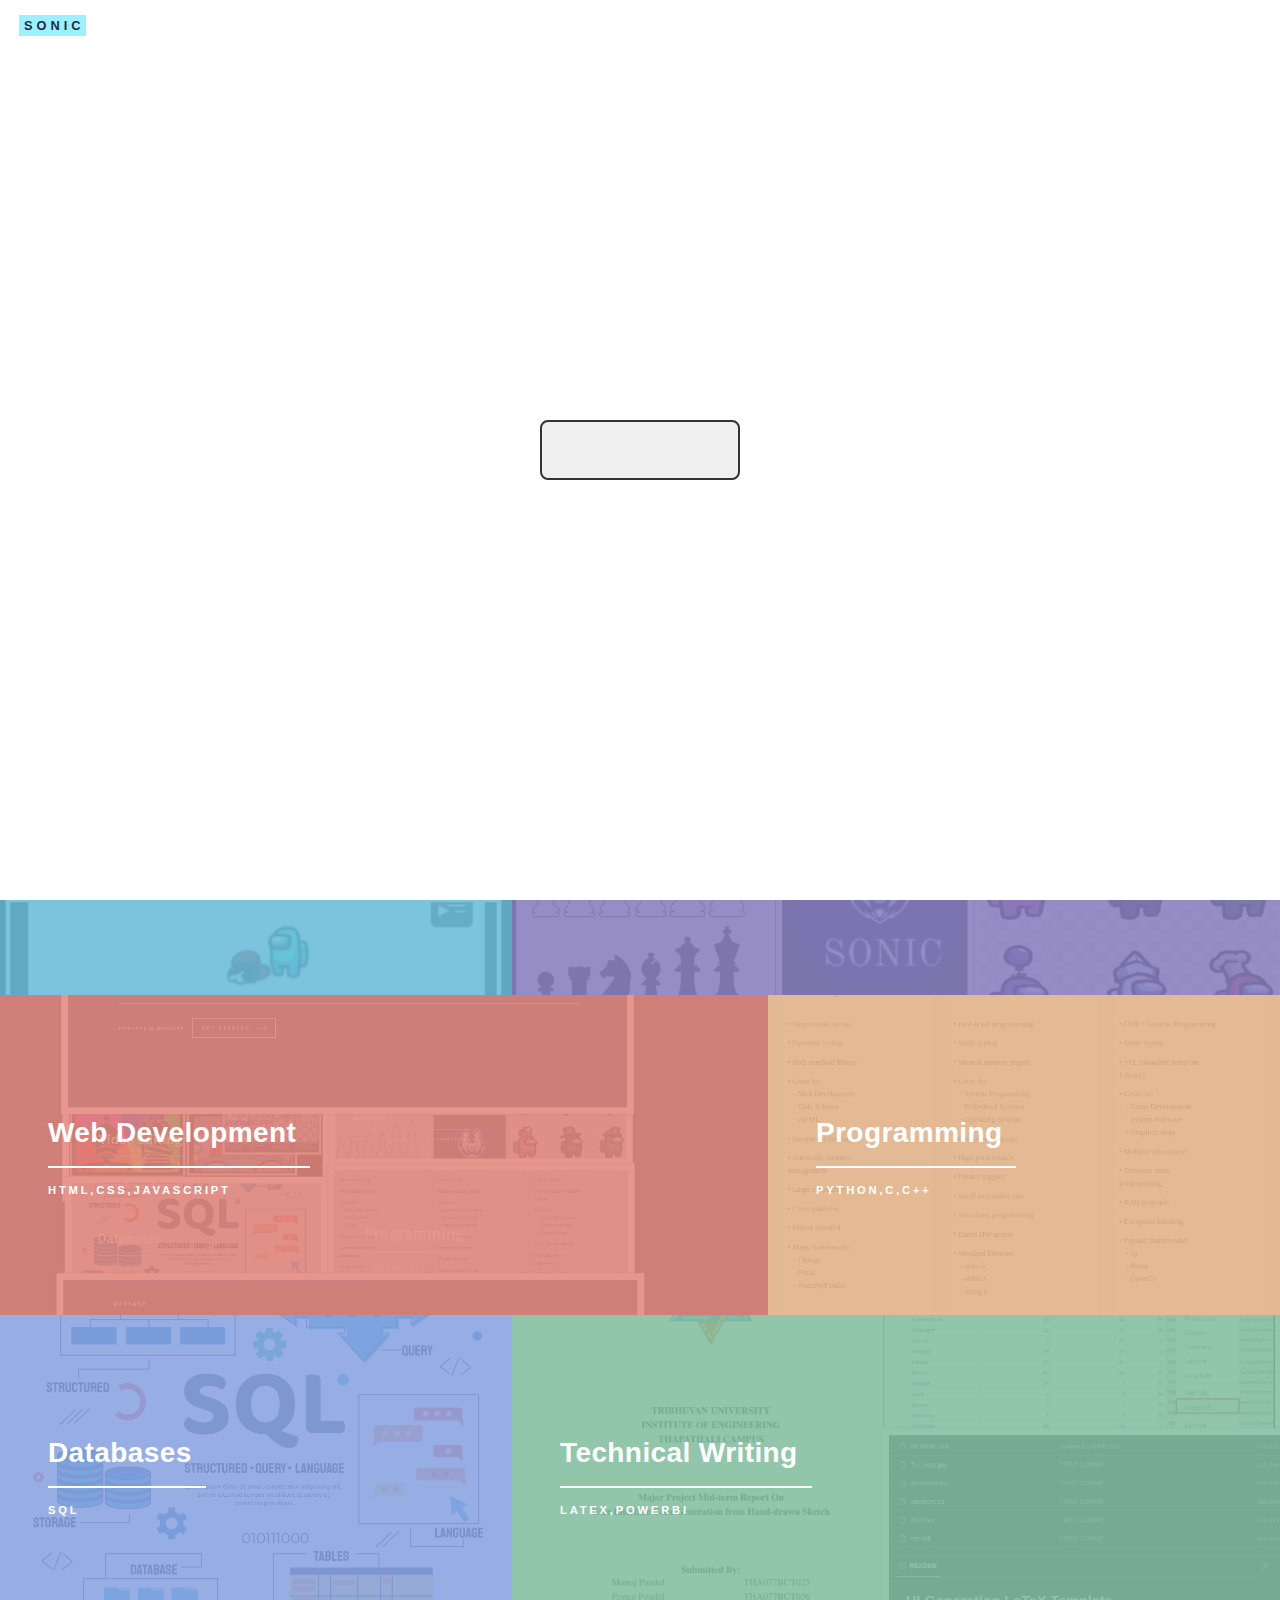
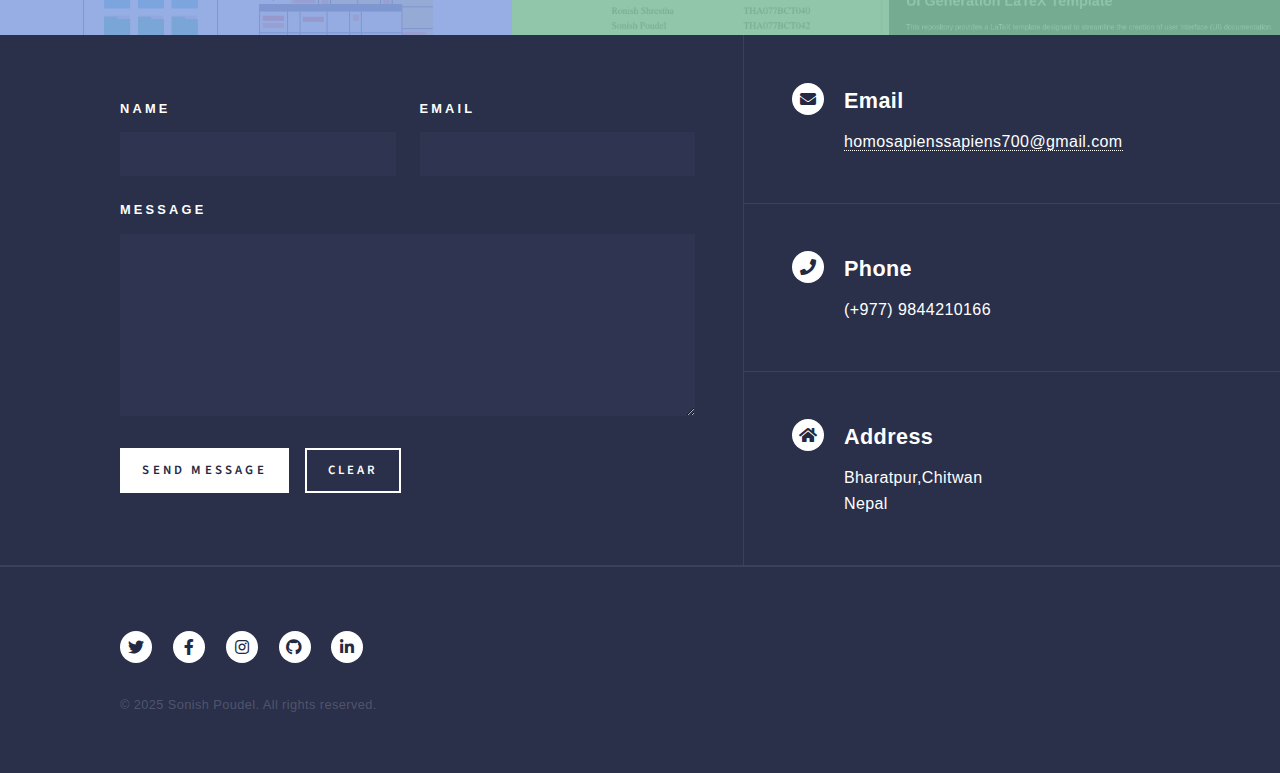
<file: index.html>
<!DOCTYPE HTML>

<html>
	<head>
		<title>Portfolio Website</title>
		<meta charset="utf-8" />
		<meta name="viewport" content="width=device-width, initial-scale=1, user-scalable=no" />
		<link rel="stylesheet" href="assets/css/main.css" />
		<noscript><link rel="stylesheet" href="assets/css/noscript.css" /></noscript>
  <!-- Back to Top -->
	</head>
	<body class="is-preload">
	
  <!-- Page with loader -->
  <div id="page-with-loader">
    <!-- Loading Screen -->
    <div class="loader-container">
      <div class="loader">
        <div class="progress-bar"></div>
        <div class="loader-text">Loading...</div>
      </div>
    </div>



		<!-- Wrapper -->
			<div id="wrapper">

				<!-- Header -->
					<header id="header" class="alt">
						<a href="index.html" class="logo"><strong>Sonic</strong> </a>
						<nav>
							<a href="#menu">Menu</a>
						</nav>
					</header>

				<!-- Menu -->
					<nav id="menu">
						<ul class="links">
							<li><a href="index.html">Home</a></li>
							<li><a href="project.html">Projects</a></li>
							<li><a href="generic.html">About Me</a></li>
						</ul>
					</nav>


    <!-- Back to Top Button -->
    <button id="backToTop">
        <svg width="24" height="24" viewBox="0 0 24 24" fill="white" xmlns="http://www.w3.org/2000/svg">
            <path d="M12 4L4 12H9V20H15V12H20L12 4Z"/>
        </svg>
    </button>

    <script>
        let backToTopBtn = document.getElementById("backToTop");

        // Show button when scrolling down
        window.onscroll = function () {
            if (document.documentElement.scrollTop > 50) {
                backToTopBtn.style.display = "block";
            } else {
                backToTopBtn.style.display = "none";
            }
        };

        // Smooth scroll to top on button click
        backToTopBtn.addEventListener("click", function () {
            window.scrollTo({
                top: 0,
                behavior: "smooth"
            });
        });
    </script>
    
    

				
				<!-- Banner -->
					<section id="banner" class="major">
						<div class="inner">
							<header class="major">
								<h1>Sonish Poudel</h1>
							</header>
							<div class="content">
								<p>Portfolio Website</p>
								<ul class="actions">
									<li><a href="#one" class="button next scrolly">Get Started</a></li>
								</ul>
							</div>
						</div>
					</section>

				<!-- Main -->
					<div id="main">

						<!-- One -->
							<section id="one" class="tiles">
								<article>
									<span class="image">
										<img src="images/pic01.jpg" alt="" />
									</span>
									<header class="major">
										<h3><a href="project.html" class="link">Video Editing</a></h3>
									</header>
								</article>
								
								<article>
									<span class="image">
										<img src="images/pi.png" alt="" />
									</span>
									<header class="major">
										<h3><a href="project.html" class="link">Design</a></h3>
										<p>Logo Design,Game Pieces,Characters</p>
									</header>
								</article>

								
								<article>
									<span class="image">
										<img src="images/web.png" alt="" />
									</span>
									<header class="major">
										<h3><a href="project.html" class="link">Web Development</a></h3>
										<p>HTML,CSS,JavaScript</p>
									</header>
								</article>

								<article>
									<span class="image">
										<img src="images/pro.png" alt="" />
									</span>
									<header class="major">
										<h3><a href="project.html" class="link">Programming</a></h3>
										<p>Python,C,C++</p>
									</header>
								</article>
								
								<article>
									<span class="image">
										<img src="images/sql.jpg" alt="" />
									</span>
									<header class="major">
										<h3><a href="project.html" class="link">Databases</a></h3>
										<p>Sql</p>
									</header>
								</article>
								<article>
									<span class="image">
										<img src="images/tech.jpg" alt="" />
									</span>
									<header class="major">
										<h3><a href="project.html" class="link">Technical Writing</a></h3>
										<p>Latex,PowerBI</p>
									</header>
								</article>
							</section>
				<!-- Contact -->
					<section id="contact">
						<div class="inner">
							<section>
								<form method="post" action="#">
									<div class="fields">
										<div class="field half">
											<label for="name">Name</label>
											<input type="text" name="name" id="name" />
										</div>
										<div class="field half">
											<label for="email">Email</label>
											<input type="text" name="email" id="email" />
										</div>
										<div class="field">
											<label for="message">Message</label>
											<textarea name="message" id="message" rows="6"></textarea>
										</div>
									</div>
									<ul class="actions">
										<li><input type="submit" value="Send Message" class="primary" /></li>
										<li><input type="reset" value="Clear" /></li>
									</ul>
								</form>
							</section>
							<section class="split">
								<section>
									<div class="contact-method">
										<span class="icon solid alt fa-envelope"></span>
										<h3>Email</h3>
										<a href="#">homosapienssapiens700@gmail.com</a>
									</div>
								</section>
								<section>
									<div class="contact-method">
										<span class="icon solid alt fa-phone"></span>
										<h3>Phone</h3>
										<span>(+977) 9844210166</span>
									</div>
								</section>
								<section>
									<div class="contact-method">
										<span class="icon solid alt fa-home"></span>
										<h3>Address</h3>
										<span>Bharatpur,Chitwan<br />
										Nepal</span>
									</div>
								</section>
							</section>
						</div>
					</section>

				<!-- Footer -->
					<footer id="footer">
						<div class="inner">
							<ul class="icons">
								<li><a href="#" class="icon brands alt fa-twitter"><span class="label">Twitter</span></a></li>
								<li><a href="https://www.facebook.com/profile.php?id=100005853168660" class="icon brands alt fa-facebook-f"><span class="label">Facebook</span></a></li>
								<li><a href="https://www.instagram.com/kamaladhikari276/" class="icon brands alt fa-instagram"><span class="label">Instagram</span></a></li>
								<li><a href="https://github.com/Sonish121" class="icon brands alt fa-github"><span class="label">GitHub</span></a></li>
								<li><a href="https://www.linkedin.com/in/sonish-poudel-856282249/" class="icon brands alt fa-linkedin-in"><span class="label">LinkedIn</span></a></li>
							</ul>
							<ul class="copyright">
								<li>&copy; 2025 Sonish Poudel. All rights reserved.</li>
							</ul>
						</div>
					</footer>

			</div>
			
			
					<!-- slideshow logic -->
<script>
  let slideIndex = 0;

  function showSlides() {
    let slides = document.getElementsByClassName("slide");
    
    // Hide all slides
    for (let i = 0; i < slides.length; i++) {
      slides[i].style.display = "none";
    }
    
    slideIndex++;
    if (slideIndex > slides.length) {
      slideIndex = 1;
    }
    
    slides[slideIndex - 1].style.display = "block";
    
    setTimeout(showSlides, 1000); // Change slide every 1 second (1000ms)
  }

  showSlides(); // Start the slideshow
</script>


		<!-- Scripts -->
			<script src="assets/js/jquery.min.js"></script>
			<script src="assets/js/jquery.scrolly.min.js"></script>
			<script src="assets/js/jquery.scrollex.min.js"></script>
			<script src="assets/js/browser.min.js"></script>
			<script src="assets/js/breakpoints.min.js"></script>
			<script src="assets/js/util.js"></script>
			<script src="assets/js/main.js"></script>

	</body>
</html>
</file>
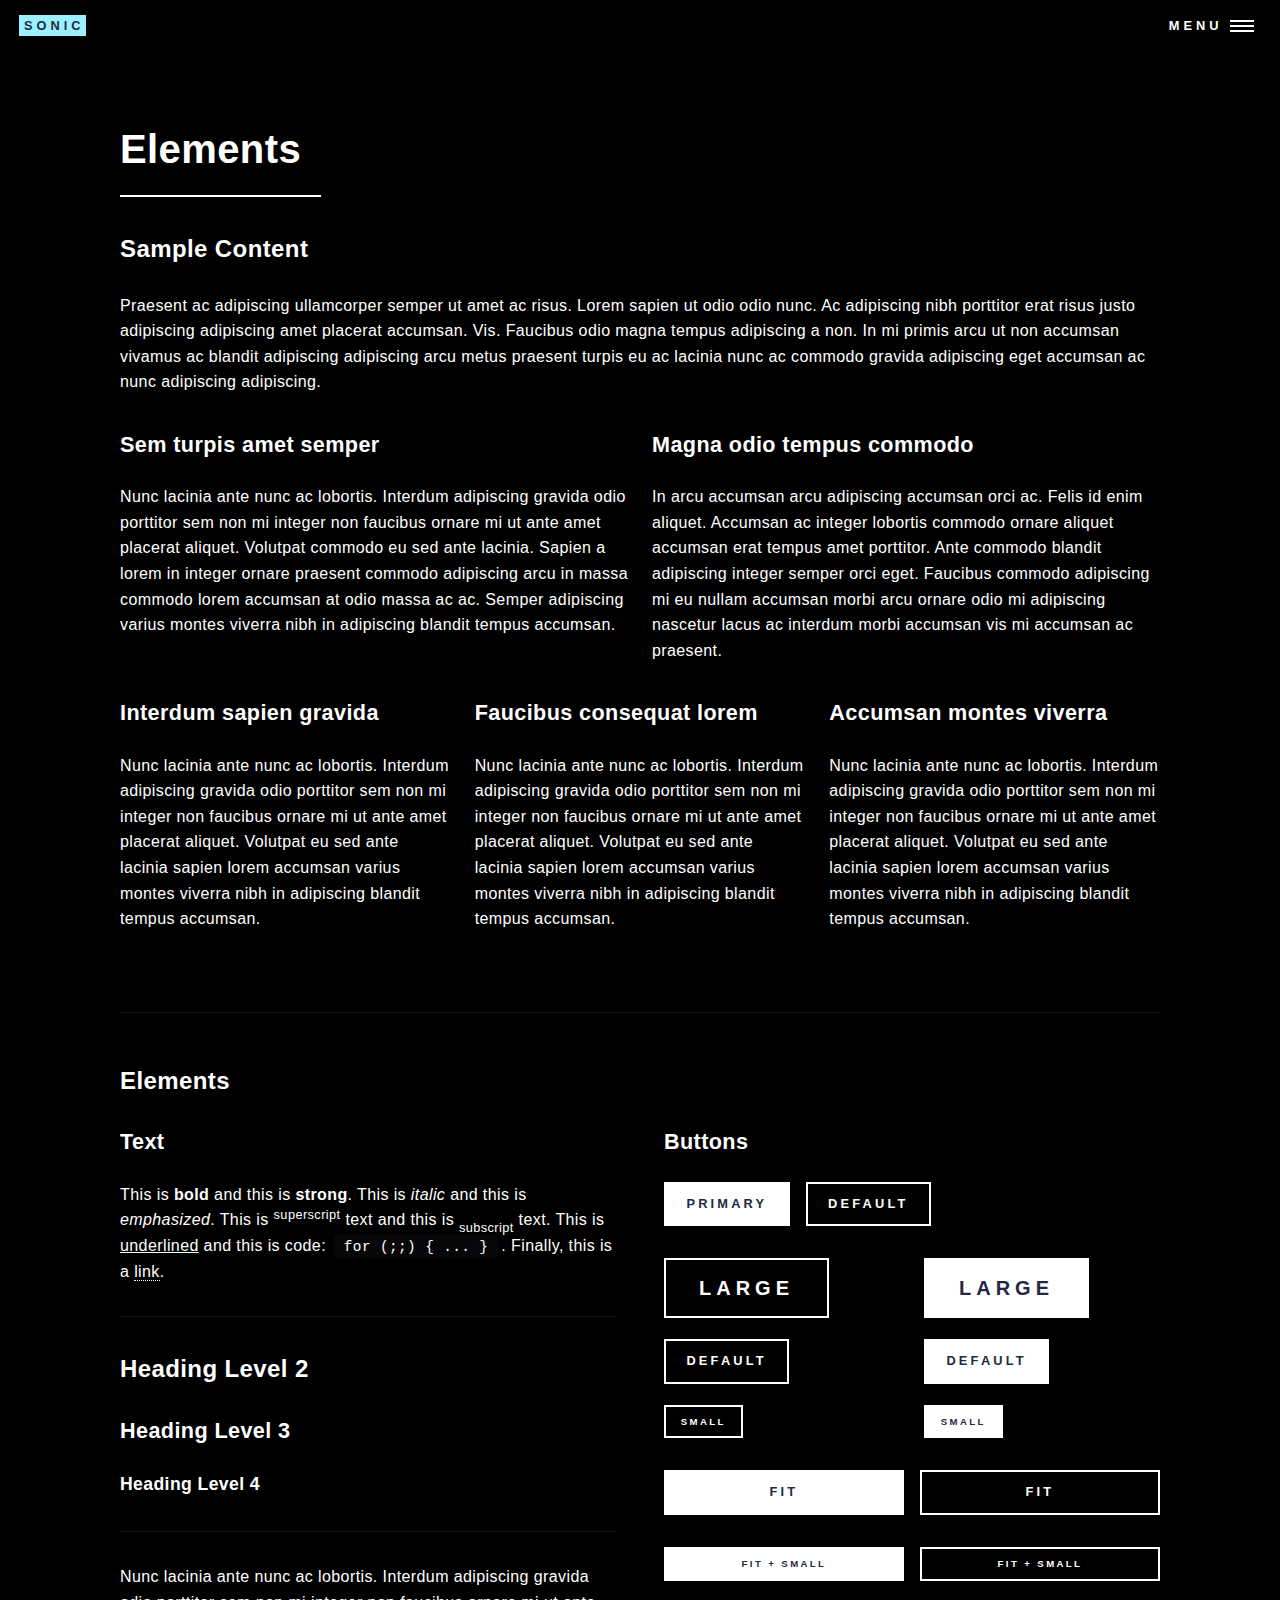
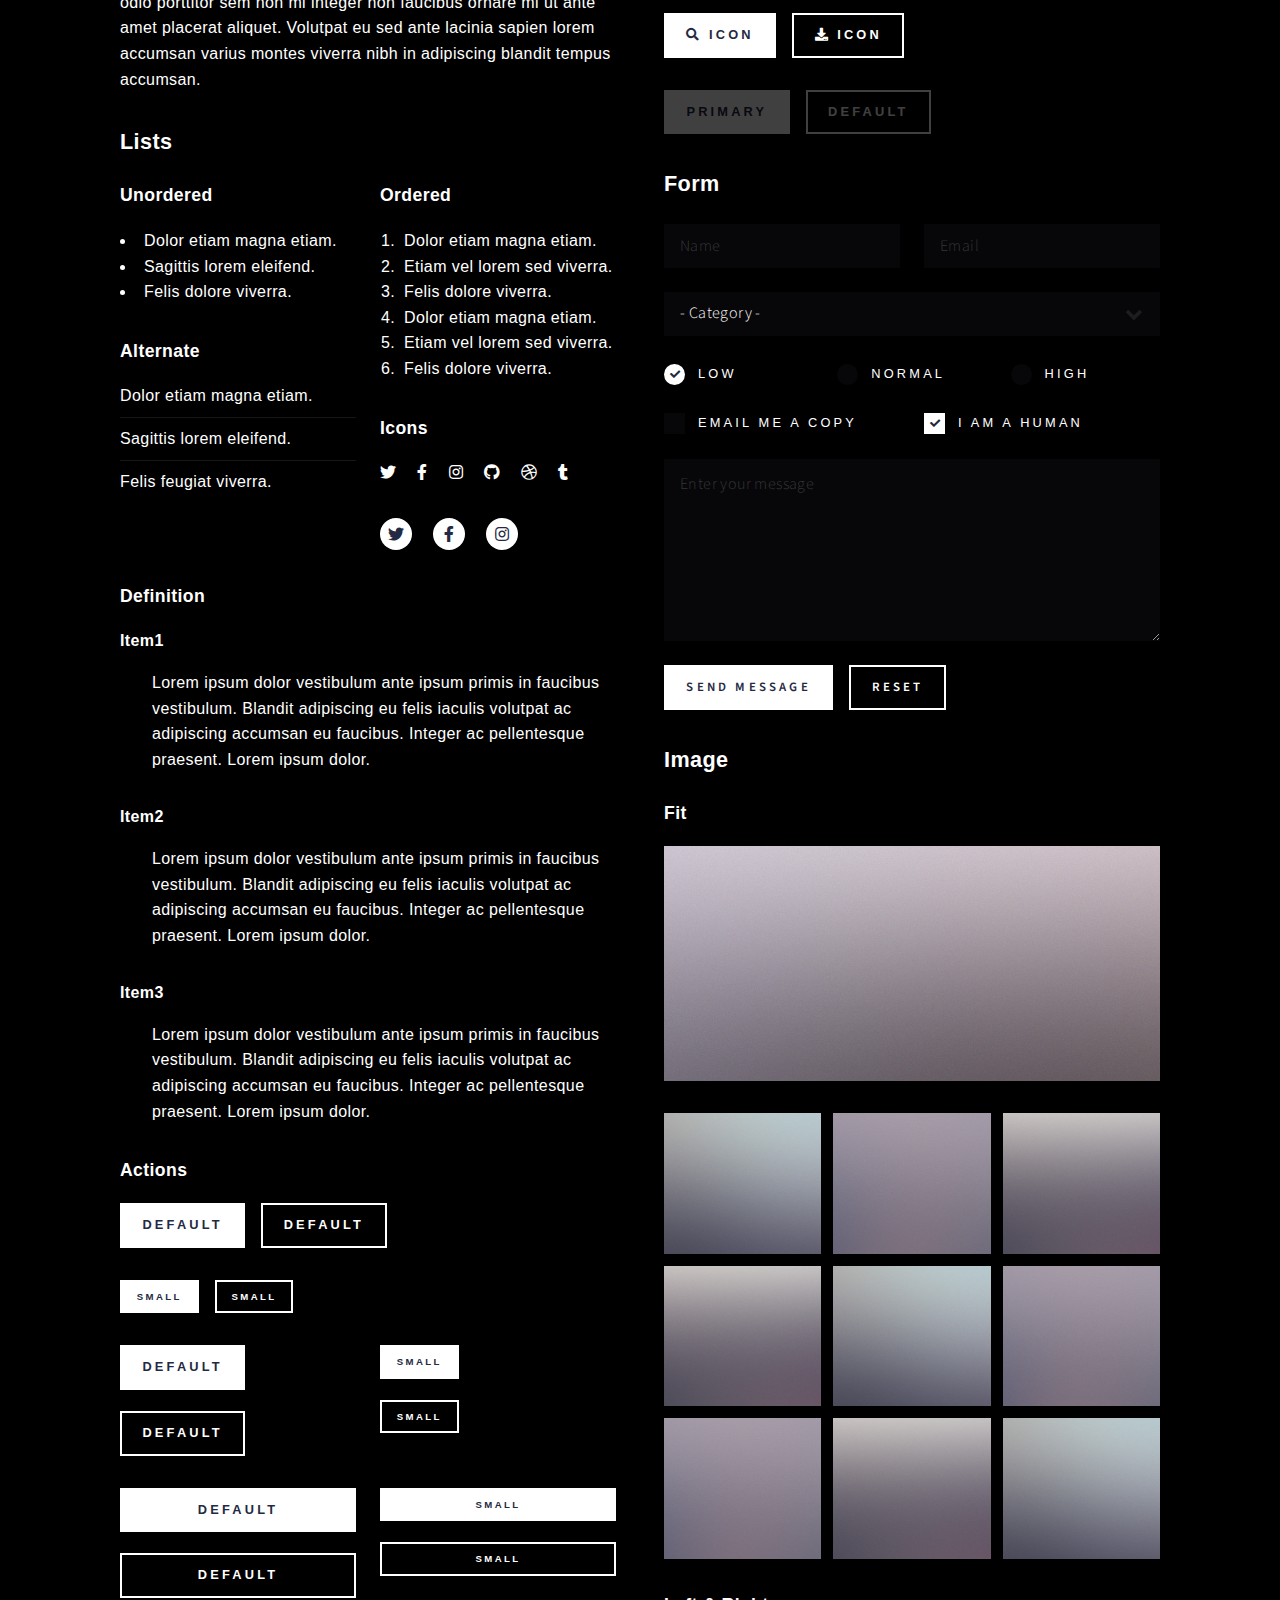
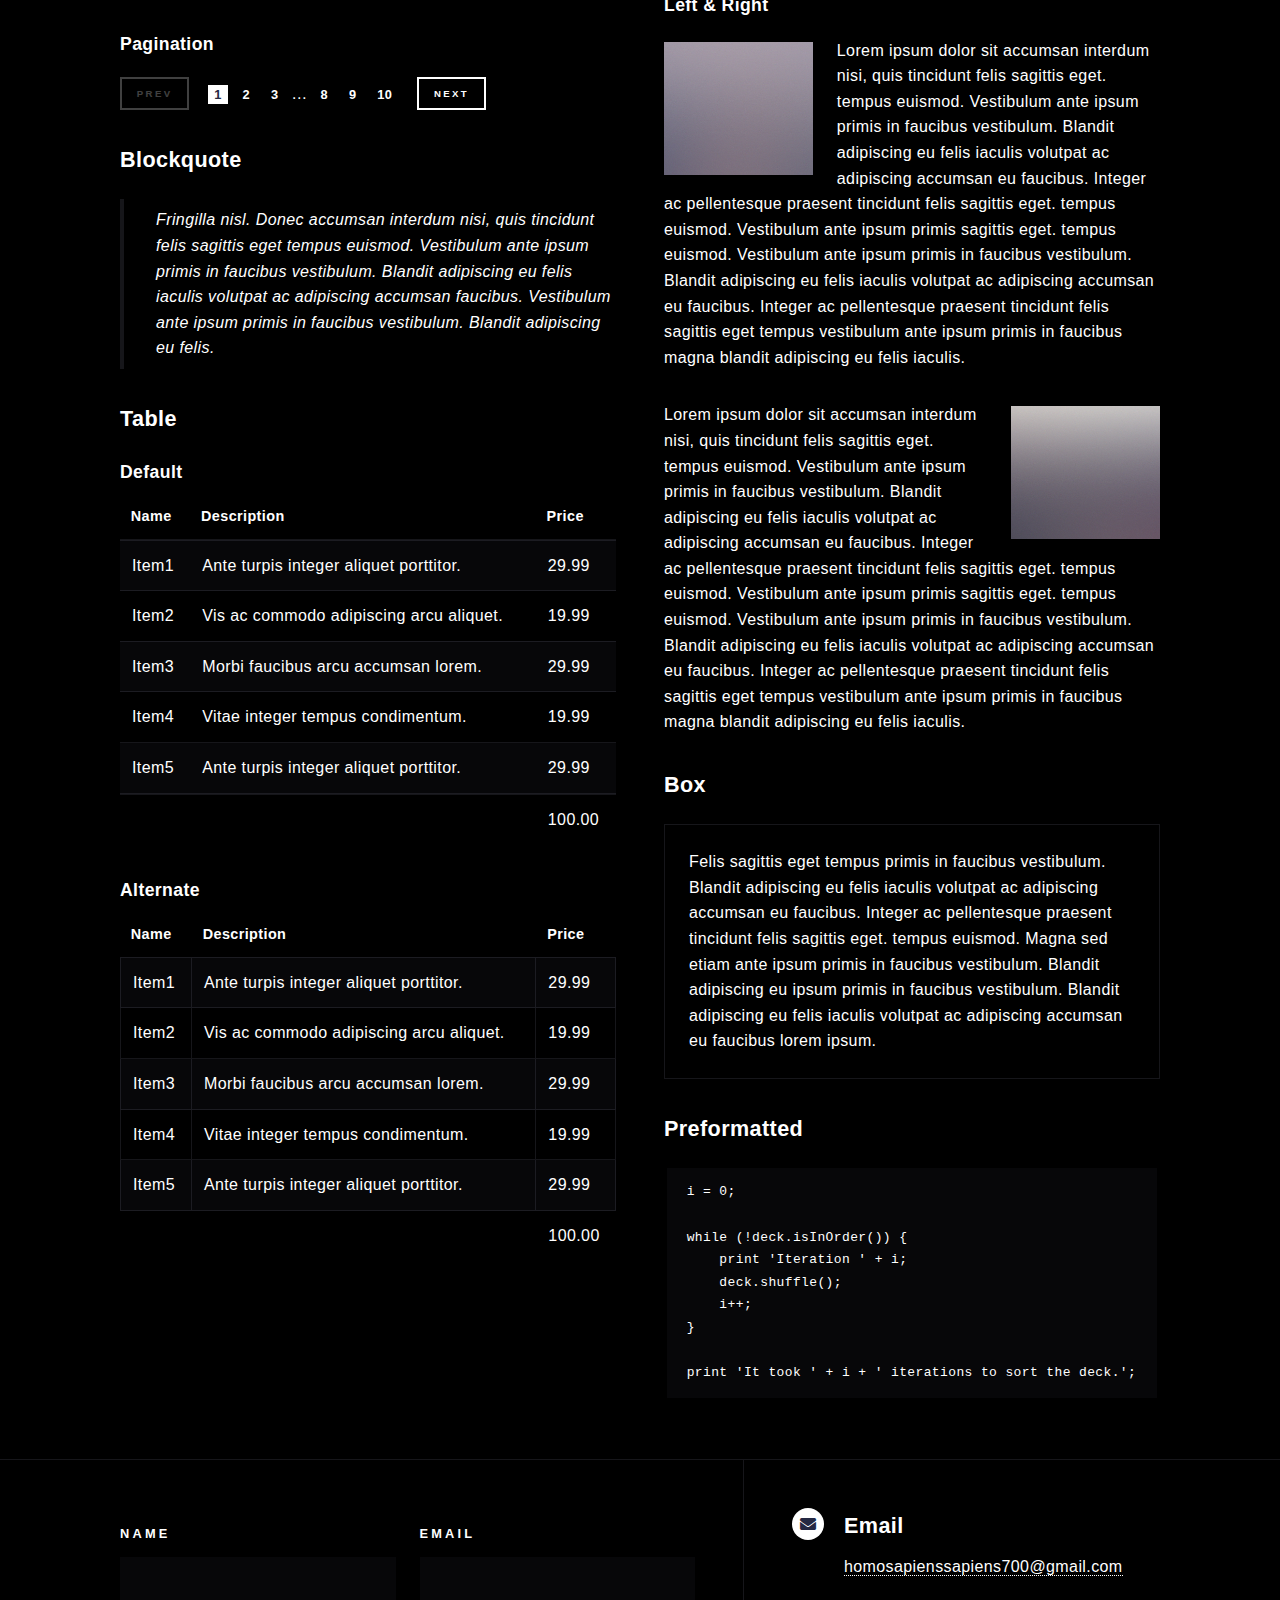
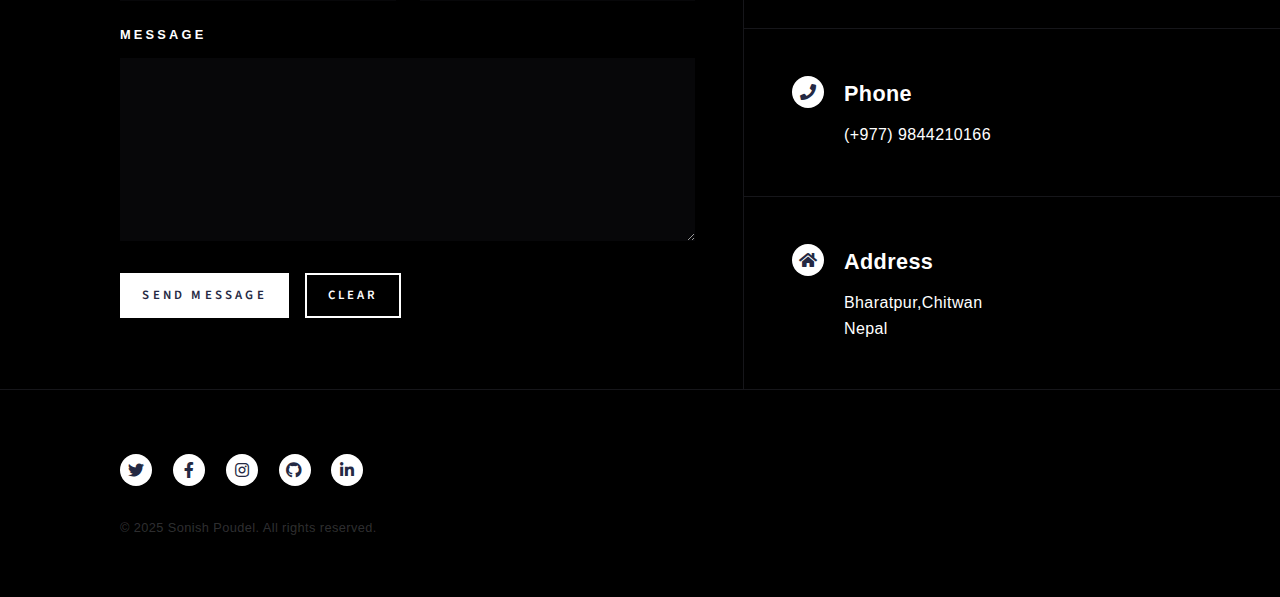
<file: elements.html>
<!DOCTYPE HTML>
<html>
	<head>
		<title>Elements - Sonic</title>
		<meta charset="utf-8" />
		<meta name="viewport" content="width=device-width, initial-scale=1, user-scalable=no" />
		<link rel="stylesheet" href="assets/css/main.css" />
		<noscript><link rel="stylesheet" href="assets/css/noscript.css" /></noscript>
	</head>
	<body class="is-preload">

		<!-- Wrapper -->
			<div id="wrapper">

				<!-- Header -->
					<header id="header" class="alt">
						<a href="index.html" class="logo"><strong>Sonic</strong> </a>
						<nav>
							<a href="#menu">Menu</a>
						</nav>
					</header>

				<!-- Menu -->
					<nav id="menu">
						<ul class="links">
							<li><a href="index.html">Home</a></li>
							<li><a href="project.html">Projects</a></li>
							<li><a href="generic.html">About Me</a></li>
							<li><a href="elements.html">Elements</a></li>
						</ul>
					</nav>
					
					
    <!-- Back to Top Button -->
    <button id="backToTop">
        <svg width="24" height="24" viewBox="0 0 24 24" fill="white" xmlns="http://www.w3.org/2000/svg">
            <path d="M12 4L4 12H9V20H15V12H20L12 4Z"/>
        </svg>
    </button>

    <script>
        let backToTopBtn = document.getElementById("backToTop");

        // Show button when scrolling down
        window.onscroll = function () {
            if (document.documentElement.scrollTop > 50) {
                backToTopBtn.style.display = "block";
            } else {
                backToTopBtn.style.display = "none";
            }
        };

        // Smooth scroll to top on button click
        backToTopBtn.addEventListener("click", function () {
            window.scrollTo({
                top: 0,
                behavior: "smooth"
            });
        });
    </script>
    
    
				<!-- Main -->
					<div id="main" class="alt">

						<!-- One -->
							<section id="one">
								<div class="inner">
									<header class="major">
										<h1>Elements</h1>
									</header>

									<!-- Content -->
										<h2 id="content">Sample Content</h2>
										<p>Praesent ac adipiscing ullamcorper semper ut amet ac risus. Lorem sapien ut odio odio nunc. Ac adipiscing nibh porttitor erat risus justo adipiscing adipiscing amet placerat accumsan. Vis. Faucibus odio magna tempus adipiscing a non. In mi primis arcu ut non accumsan vivamus ac blandit adipiscing adipiscing arcu metus praesent turpis eu ac lacinia nunc ac commodo gravida adipiscing eget accumsan ac nunc adipiscing adipiscing.</p>
										<div class="row">
											<div class="col-6 col-12-small">
												<h3>Sem turpis amet semper</h3>
												<p>Nunc lacinia ante nunc ac lobortis. Interdum adipiscing gravida odio porttitor sem non mi integer non faucibus ornare mi ut ante amet placerat aliquet. Volutpat commodo eu sed ante lacinia. Sapien a lorem in integer ornare praesent commodo adipiscing arcu in massa commodo lorem accumsan at odio massa ac ac. Semper adipiscing varius montes viverra nibh in adipiscing blandit tempus accumsan.</p>
											</div>
											<div class="col-6 col-12-small">
												<h3>Magna odio tempus commodo</h3>
												<p>In arcu accumsan arcu adipiscing accumsan orci ac. Felis id enim aliquet. Accumsan ac integer lobortis commodo ornare aliquet accumsan erat tempus amet porttitor. Ante commodo blandit adipiscing integer semper orci eget. Faucibus commodo adipiscing mi eu nullam accumsan morbi arcu ornare odio mi adipiscing nascetur lacus ac interdum morbi accumsan vis mi accumsan ac praesent.</p>
											</div>
											<!-- Break -->
											<div class="col-4 col-12-medium">
												<h3>Interdum sapien gravida</h3>
												<p>Nunc lacinia ante nunc ac lobortis. Interdum adipiscing gravida odio porttitor sem non mi integer non faucibus ornare mi ut ante amet placerat aliquet. Volutpat eu sed ante lacinia sapien lorem accumsan varius montes viverra nibh in adipiscing blandit tempus accumsan.</p>
											</div>
											<div class="col-4 col-12-medium">
												<h3>Faucibus consequat lorem</h3>
												<p>Nunc lacinia ante nunc ac lobortis. Interdum adipiscing gravida odio porttitor sem non mi integer non faucibus ornare mi ut ante amet placerat aliquet. Volutpat eu sed ante lacinia sapien lorem accumsan varius montes viverra nibh in adipiscing blandit tempus accumsan.</p>
											</div>
											<div class="col-4 col-12-medium">
												<h3>Accumsan montes viverra</h3>
												<p>Nunc lacinia ante nunc ac lobortis. Interdum adipiscing gravida odio porttitor sem non mi integer non faucibus ornare mi ut ante amet placerat aliquet. Volutpat eu sed ante lacinia sapien lorem accumsan varius montes viverra nibh in adipiscing blandit tempus accumsan.</p>
											</div>
										</div>

									<hr class="major" />

									<!-- Elements -->
										<h2 id="elements">Elements</h2>
										<div class="row gtr-200">
											<div class="col-6 col-12-medium">

												<!-- Text stuff -->
													<h3>Text</h3>
													<p>This is <b>bold</b> and this is <strong>strong</strong>. This is <i>italic</i> and this is <em>emphasized</em>.
													This is <sup>superscript</sup> text and this is <sub>subscript</sub> text.
													This is <u>underlined</u> and this is code: <code>for (;;) { ... }</code>.
													Finally, this is a <a href="#">link</a>.</p>
													<hr />
													<h2>Heading Level 2</h2>
													<h3>Heading Level 3</h3>
													<h4>Heading Level 4</h4>
													<hr />
													<p>Nunc lacinia ante nunc ac lobortis. Interdum adipiscing gravida odio porttitor sem non mi integer non faucibus ornare mi ut ante amet placerat aliquet. Volutpat eu sed ante lacinia sapien lorem accumsan varius montes viverra nibh in adipiscing blandit tempus accumsan.</p>

												<!-- Lists -->
													<h3>Lists</h3>
													<div class="row">
														<div class="col-6 col-12-small">

															<h4>Unordered</h4>
															<ul>
																<li>Dolor etiam magna etiam.</li>
																<li>Sagittis lorem eleifend.</li>
																<li>Felis dolore viverra.</li>
															</ul>

															<h4>Alternate</h4>
															<ul class="alt">
																<li>Dolor etiam magna etiam.</li>
																<li>Sagittis lorem eleifend.</li>
																<li>Felis feugiat viverra.</li>
															</ul>

														</div>
														<div class="col-6 col-12-small">

															<h4>Ordered</h4>
															<ol>
																<li>Dolor etiam magna etiam.</li>
																<li>Etiam vel lorem sed viverra.</li>
																<li>Felis dolore viverra.</li>
																<li>Dolor etiam magna etiam.</li>
																<li>Etiam vel lorem sed viverra.</li>
																<li>Felis dolore viverra.</li>
															</ol>

															<h4>Icons</h4>
															<ul class="icons">
																<li><a href="#" class="icon brands fa-twitter"><span class="label">Twitter</span></a></li>
																<li><a href="#" class="icon brands fa-facebook-f"><span class="label">Facebook</span></a></li>
																<li><a href="#" class="icon brands fa-instagram"><span class="label">Instagram</span></a></li>
																<li><a href="#" class="icon brands fa-github"><span class="label">Github</span></a></li>
																<li><a href="#" class="icon brands fa-dribbble"><span class="label">Dribbble</span></a></li>
																<li><a href="#" class="icon brands fa-tumblr"><span class="label">Tumblr</span></a></li>
															</ul>
															<ul class="icons">
																<li><a href="#" class="icon brands alt fa-twitter"><span class="label">Twitter</span></a></li>
																<li><a href="#" class="icon brands alt fa-facebook-f"><span class="label">Facebook</span></a></li>
																<li><a href="#" class="icon brands alt fa-instagram"><span class="label">Instagram</span></a></li>
															</ul>

														</div>
													</div>
													<h4>Definition</h4>
													<dl>
														<dt>Item1</dt>
														<dd>
															<p>Lorem ipsum dolor vestibulum ante ipsum primis in faucibus vestibulum. Blandit adipiscing eu felis iaculis volutpat ac adipiscing accumsan eu faucibus. Integer ac pellentesque praesent. Lorem ipsum dolor.</p>
														</dd>
														<dt>Item2</dt>
														<dd>
															<p>Lorem ipsum dolor vestibulum ante ipsum primis in faucibus vestibulum. Blandit adipiscing eu felis iaculis volutpat ac adipiscing accumsan eu faucibus. Integer ac pellentesque praesent. Lorem ipsum dolor.</p>
														</dd>
														<dt>Item3</dt>
														<dd>
															<p>Lorem ipsum dolor vestibulum ante ipsum primis in faucibus vestibulum. Blandit adipiscing eu felis iaculis volutpat ac adipiscing accumsan eu faucibus. Integer ac pellentesque praesent. Lorem ipsum dolor.</p>
														</dd>
													</dl>

													<h4>Actions</h4>
													<ul class="actions">
														<li><a href="#" class="button primary">Default</a></li>
														<li><a href="#" class="button">Default</a></li>
													</ul>
													<ul class="actions small">
														<li><a href="#" class="button primary small">Small</a></li>
														<li><a href="#" class="button small">Small</a></li>
													</ul>
													<div class="row">
														<div class="col-6 col-12-small">
															<ul class="actions stacked">
																<li><a href="#" class="button primary">Default</a></li>
																<li><a href="#" class="button">Default</a></li>
															</ul>
														</div>
														<div class="col-6 col-12-small">
															<ul class="actions stacked">
																<li><a href="#" class="button primary small">Small</a></li>
																<li><a href="#" class="button small">Small</a></li>
															</ul>
														</div>
														<div class="col-6 col-12-small">
															<ul class="actions stacked">
																<li><a href="#" class="button primary fit">Default</a></li>
																<li><a href="#" class="button fit">Default</a></li>
															</ul>
														</div>
														<div class="col-6 col-12-small">
															<ul class="actions stacked">
																<li><a href="#" class="button primary small fit">Small</a></li>
																<li><a href="#" class="button small fit">Small</a></li>
															</ul>
														</div>
													</div>

													<h4>Pagination</h4>
													<ul class="pagination">
														<li><span class="button small disabled">Prev</span></li>
														<li><a href="#" class="page active">1</a></li>
														<li><a href="#" class="page">2</a></li>
														<li><a href="#" class="page">3</a></li>
														<li><span>&hellip;</span></li>
														<li><a href="#" class="page">8</a></li>
														<li><a href="#" class="page">9</a></li>
														<li><a href="#" class="page">10</a></li>
														<li><a href="#" class="button small">Next</a></li>
													</ul>

												<!-- Blockquote -->
													<h3>Blockquote</h3>
													<blockquote>Fringilla nisl. Donec accumsan interdum nisi, quis tincidunt felis sagittis eget tempus euismod. Vestibulum ante ipsum primis in faucibus vestibulum. Blandit adipiscing eu felis iaculis volutpat ac adipiscing accumsan faucibus. Vestibulum ante ipsum primis in faucibus vestibulum. Blandit adipiscing eu felis.</blockquote>

												<!-- Table -->
													<h3>Table</h3>

													<h4>Default</h4>
													<div class="table-wrapper">
														<table>
															<thead>
																<tr>
																	<th>Name</th>
																	<th>Description</th>
																	<th>Price</th>
																</tr>
															</thead>
															<tbody>
																<tr>
																	<td>Item1</td>
																	<td>Ante turpis integer aliquet porttitor.</td>
																	<td>29.99</td>
																</tr>
																<tr>
																	<td>Item2</td>
																	<td>Vis ac commodo adipiscing arcu aliquet.</td>
																	<td>19.99</td>
																</tr>
																<tr>
																	<td>Item3</td>
																	<td> Morbi faucibus arcu accumsan lorem.</td>
																	<td>29.99</td>
																</tr>
																<tr>
																	<td>Item4</td>
																	<td>Vitae integer tempus condimentum.</td>
																	<td>19.99</td>
																</tr>
																<tr>
																	<td>Item5</td>
																	<td>Ante turpis integer aliquet porttitor.</td>
																	<td>29.99</td>
																</tr>
															</tbody>
															<tfoot>
																<tr>
																	<td colspan="2"></td>
																	<td>100.00</td>
																</tr>
															</tfoot>
														</table>
													</div>

													<h4>Alternate</h4>
													<div class="table-wrapper">
														<table class="alt">
															<thead>
																<tr>
																	<th>Name</th>
																	<th>Description</th>
																	<th>Price</th>
																</tr>
															</thead>
															<tbody>
																<tr>
																	<td>Item1</td>
																	<td>Ante turpis integer aliquet porttitor.</td>
																	<td>29.99</td>
																</tr>
																<tr>
																	<td>Item2</td>
																	<td>Vis ac commodo adipiscing arcu aliquet.</td>
																	<td>19.99</td>
																</tr>
																<tr>
																	<td>Item3</td>
																	<td> Morbi faucibus arcu accumsan lorem.</td>
																	<td>29.99</td>
																</tr>
																<tr>
																	<td>Item4</td>
																	<td>Vitae integer tempus condimentum.</td>
																	<td>19.99</td>
																</tr>
																<tr>
																	<td>Item5</td>
																	<td>Ante turpis integer aliquet porttitor.</td>
																	<td>29.99</td>
																</tr>
															</tbody>
															<tfoot>
																<tr>
																	<td colspan="2"></td>
																	<td>100.00</td>
																</tr>
															</tfoot>
														</table>
													</div>

											</div>
											<div class="col-6 col-12-medium">

												<!-- Buttons -->
													<h3>Buttons</h3>
													<ul class="actions">
														<li><a href="#" class="button primary">Primary</a></li>
														<li><a href="#" class="button">Default</a></li>
													</ul>
													<div class="row">
														<div class="col-6 col-12-xsmall">
															<ul class="actions stacked">
																<li><a href="#" class="button large">Large</a></li>
																<li><a href="#" class="button">Default</a></li>
																<li><a href="#" class="button small">Small</a></li>
															</ul>
														</div>
														<div class="col-6 col-12-xsmall">
															<ul class="actions stacked">
																<li><a href="#" class="button primary large">Large</a></li>
																<li><a href="#" class="button primary">Default</a></li>
																<li><a href="#" class="button primary small">Small</a></li>
															</ul>
														</div>
													</div>
													<ul class="actions fit">
														<li><a href="#" class="button primary fit">Fit</a></li>
														<li><a href="#" class="button fit">Fit</a></li>
													</ul>
													<ul class="actions fit small">
														<li><a href="#" class="button primary fit small">Fit + Small</a></li>
														<li><a href="#" class="button fit small">Fit + Small</a></li>
													</ul>
													<ul class="actions">
														<li><a href="#" class="button primary icon solid fa-search">Icon</a></li>
														<li><a href="#" class="button icon solid fa-download">Icon</a></li>
													</ul>
													<ul class="actions">
														<li><span class="button primary disabled">Primary</span></li>
														<li><span class="button disabled">Default</span></li>
													</ul>

												<!-- Form -->
													<h3>Form</h3>

													<form method="post" action="#">
														<div class="row gtr-uniform">
															<div class="col-6 col-12-xsmall">
																<input type="text" name="demo-name" id="demo-name" value="" placeholder="Name" />
															</div>
															<div class="col-6 col-12-xsmall">
																<input type="email" name="demo-email" id="demo-email" value="" placeholder="Email" />
															</div>
															<!-- Break -->
															<div class="col-12">
																<select name="demo-category" id="demo-category">
																	<option value="">- Category -</option>
																	<option value="1">Manufacturing</option>
																	<option value="1">Shipping</option>
																	<option value="1">Administration</option>
																	<option value="1">Human Resources</option>
																</select>
															</div>
															<!-- Break -->
															<div class="col-4 col-12-small">
																<input type="radio" id="demo-priority-low" name="demo-priority" checked>
																<label for="demo-priority-low">Low</label>
															</div>
															<div class="col-4 col-12-small">
																<input type="radio" id="demo-priority-normal" name="demo-priority">
																<label for="demo-priority-normal">Normal</label>
															</div>
															<div class="col-4 col-12-small">
																<input type="radio" id="demo-priority-high" name="demo-priority">
																<label for="demo-priority-high">High</label>
															</div>
															<!-- Break -->
															<div class="col-6 col-12-small">
																<input type="checkbox" id="demo-copy" name="demo-copy">
																<label for="demo-copy">Email me a copy</label>
															</div>
															<div class="col-6 col-12-small">
																<input type="checkbox" id="demo-human" name="demo-human" checked>
																<label for="demo-human">I am a human</label>
															</div>
															<!-- Break -->
															<div class="col-12">
																<textarea name="demo-message" id="demo-message" placeholder="Enter your message" rows="6"></textarea>
															</div>
															<!-- Break -->
															<div class="col-12">
																<ul class="actions">
																	<li><input type="submit" value="Send Message" class="primary" /></li>
																	<li><input type="reset" value="Reset" /></li>
																</ul>
															</div>
														</div>
													</form>

												<!-- Image -->
													<h3>Image</h3>

													<h4>Fit</h4>
													<span class="image fit"><img src="images/pic03.jpg" alt="" /></span>
													<div class="box alt">
														<div class="row gtr-50 gtr-uniform">
															<div class="col-4"><span class="image fit"><img src="images/pic08.jpg" alt="" /></span></div>
															<div class="col-4"><span class="image fit"><img src="images/pic09.jpg" alt="" /></span></div>
															<div class="col-4"><span class="image fit"><img src="images/pic10.jpg" alt="" /></span></div>
															<!-- Break -->
															<div class="col-4"><span class="image fit"><img src="images/pic10.jpg" alt="" /></span></div>
															<div class="col-4"><span class="image fit"><img src="images/pic08.jpg" alt="" /></span></div>
															<div class="col-4"><span class="image fit"><img src="images/pic09.jpg" alt="" /></span></div>
															<!-- Break -->
															<div class="col-4"><span class="image fit"><img src="images/pic09.jpg" alt="" /></span></div>
															<div class="col-4"><span class="image fit"><img src="images/pic10.jpg" alt="" /></span></div>
															<div class="col-4"><span class="image fit"><img src="images/pic08.jpg" alt="" /></span></div>
														</div>
													</div>

													<h4>Left &amp; Right</h4>
													<p><span class="image left"><img src="images/pic09.jpg" alt="" /></span>Lorem ipsum dolor sit accumsan interdum nisi, quis tincidunt felis sagittis eget. tempus euismod. Vestibulum ante ipsum primis in faucibus vestibulum. Blandit adipiscing eu felis iaculis volutpat ac adipiscing accumsan eu faucibus. Integer ac pellentesque praesent tincidunt felis sagittis eget. tempus euismod. Vestibulum ante ipsum primis sagittis eget. tempus euismod. Vestibulum ante ipsum primis in faucibus vestibulum. Blandit adipiscing eu felis iaculis volutpat ac adipiscing accumsan eu faucibus. Integer ac pellentesque praesent tincidunt felis sagittis eget tempus vestibulum ante ipsum primis in faucibus magna blandit adipiscing eu felis iaculis.</p>
													<p><span class="image right"><img src="images/pic10.jpg" alt="" /></span>Lorem ipsum dolor sit accumsan interdum nisi, quis tincidunt felis sagittis eget. tempus euismod. Vestibulum ante ipsum primis in faucibus vestibulum. Blandit adipiscing eu felis iaculis volutpat ac adipiscing accumsan eu faucibus. Integer ac pellentesque praesent tincidunt felis sagittis eget. tempus euismod. Vestibulum ante ipsum primis sagittis eget. tempus euismod. Vestibulum ante ipsum primis in faucibus vestibulum. Blandit adipiscing eu felis iaculis volutpat ac adipiscing accumsan eu faucibus. Integer ac pellentesque praesent tincidunt felis sagittis eget tempus vestibulum ante ipsum primis in faucibus magna blandit adipiscing eu felis iaculis.</p>

												<!-- Box -->
													<h3>Box</h3>
													<div class="box">
														<p>Felis sagittis eget tempus primis in faucibus vestibulum. Blandit adipiscing eu felis iaculis volutpat ac adipiscing accumsan eu faucibus. Integer ac pellentesque praesent tincidunt felis sagittis eget. tempus euismod. Magna sed etiam ante ipsum primis in faucibus vestibulum. Blandit adipiscing eu ipsum primis in faucibus vestibulum. Blandit adipiscing eu felis iaculis volutpat ac adipiscing accumsan eu faucibus lorem ipsum.</p>
													</div>

												<!-- Preformatted Code -->
													<h3>Preformatted</h3>
													<pre><code>i = 0;

while (!deck.isInOrder()) {
    print 'Iteration ' + i;
    deck.shuffle();
    i++;
}

print 'It took ' + i + ' iterations to sort the deck.';
</code></pre>

											</div>
										</div>

								</div>
							</section>

					</div>

				<!-- Contact -->
					<section id="contact">
						<div class="inner">
							<section>
								<form method="post" action="#">
									<div class="fields">
										<div class="field half">
											<label for="name">Name</label>
											<input type="text" name="name" id="name" />
										</div>
										<div class="field half">
											<label for="email">Email</label>
											<input type="text" name="email" id="email" />
										</div>
										<div class="field">
											<label for="message">Message</label>
											<textarea name="message" id="message" rows="6"></textarea>
										</div>
									</div>
									<ul class="actions">
										<li><input type="submit" value="Send Message" class="primary" /></li>
										<li><input type="reset" value="Clear" /></li>
									</ul>
								</form>
							</section>
							<section class="split">
								<section>
									<div class="contact-method">
										<span class="icon solid alt fa-envelope"></span>
										<h3>Email</h3>
										<a href="#">homosapienssapiens700@gmail.com</a>
									</div>
								</section>
								<section>
									<div class="contact-method">
										<span class="icon solid alt fa-phone"></span>
										<h3>Phone</h3>
										<span>(+977) 9844210166</span>
									</div>
								</section>
								<section>
									<div class="contact-method">
										<span class="icon solid alt fa-home"></span>
										<h3>Address</h3>
										<span>Bharatpur,Chitwan<br />
										Nepal</span>
									</div>
								</section>
							</section>
						</div>
					</section>

				<!-- Footer -->
					<footer id="footer">
						<div class="inner">
							<ul class="icons">
								<li><a href="#" class="icon brands alt fa-twitter"><span class="label">Twitter</span></a></li>
								<li><a href="https://www.facebook.com/profile.php?id=100005853168660" class="icon brands alt fa-facebook-f"><span class="label">Facebook</span></a></li>
								<li><a href="https://www.instagram.com/kamaladhikari276/" class="icon brands alt fa-instagram"><span class="label">Instagram</span></a></li>
								<li><a href="https://github.com/Sonish121" class="icon brands alt fa-github"><span class="label">GitHub</span></a></li>
								<li><a href="https://www.linkedin.com/in/sonish-poudel-856282249/" class="icon brands alt fa-linkedin-in"><span class="label">LinkedIn</span></a></li>
							</ul>
							<ul class="copyright">
																<li>&copy; 2025 Sonish Poudel. All rights reserved.</li>
							</ul>
						</div>
					</footer>

			</div>

		<!-- Scripts -->
			<script src="assets/js/jquery.min.js"></script>
			<script src="assets/js/jquery.scrolly.min.js"></script>
			<script src="assets/js/jquery.scrollex.min.js"></script>
			<script src="assets/js/browser.min.js"></script>
			<script src="assets/js/breakpoints.min.js"></script>
			<script src="assets/js/util.js"></script>
			<script src="assets/js/main.js"></script>

	</body>
</html>
</file>
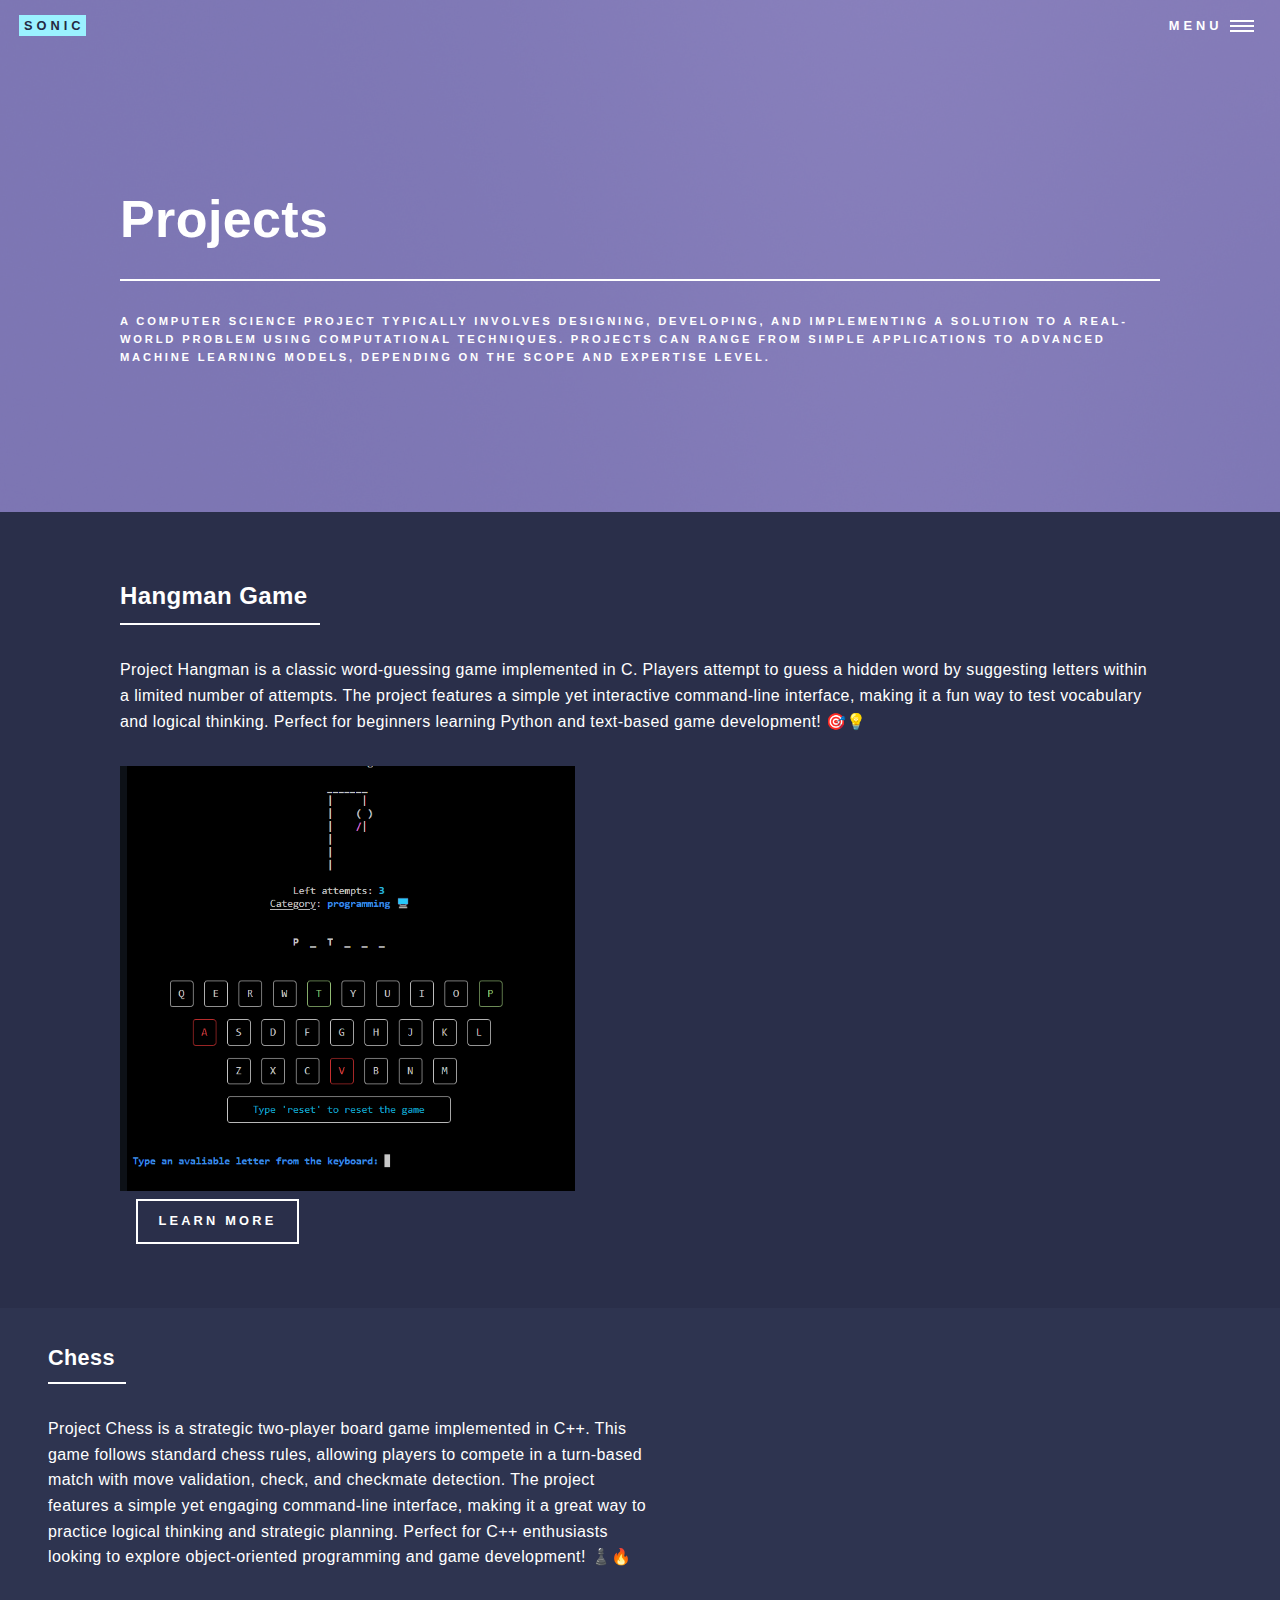
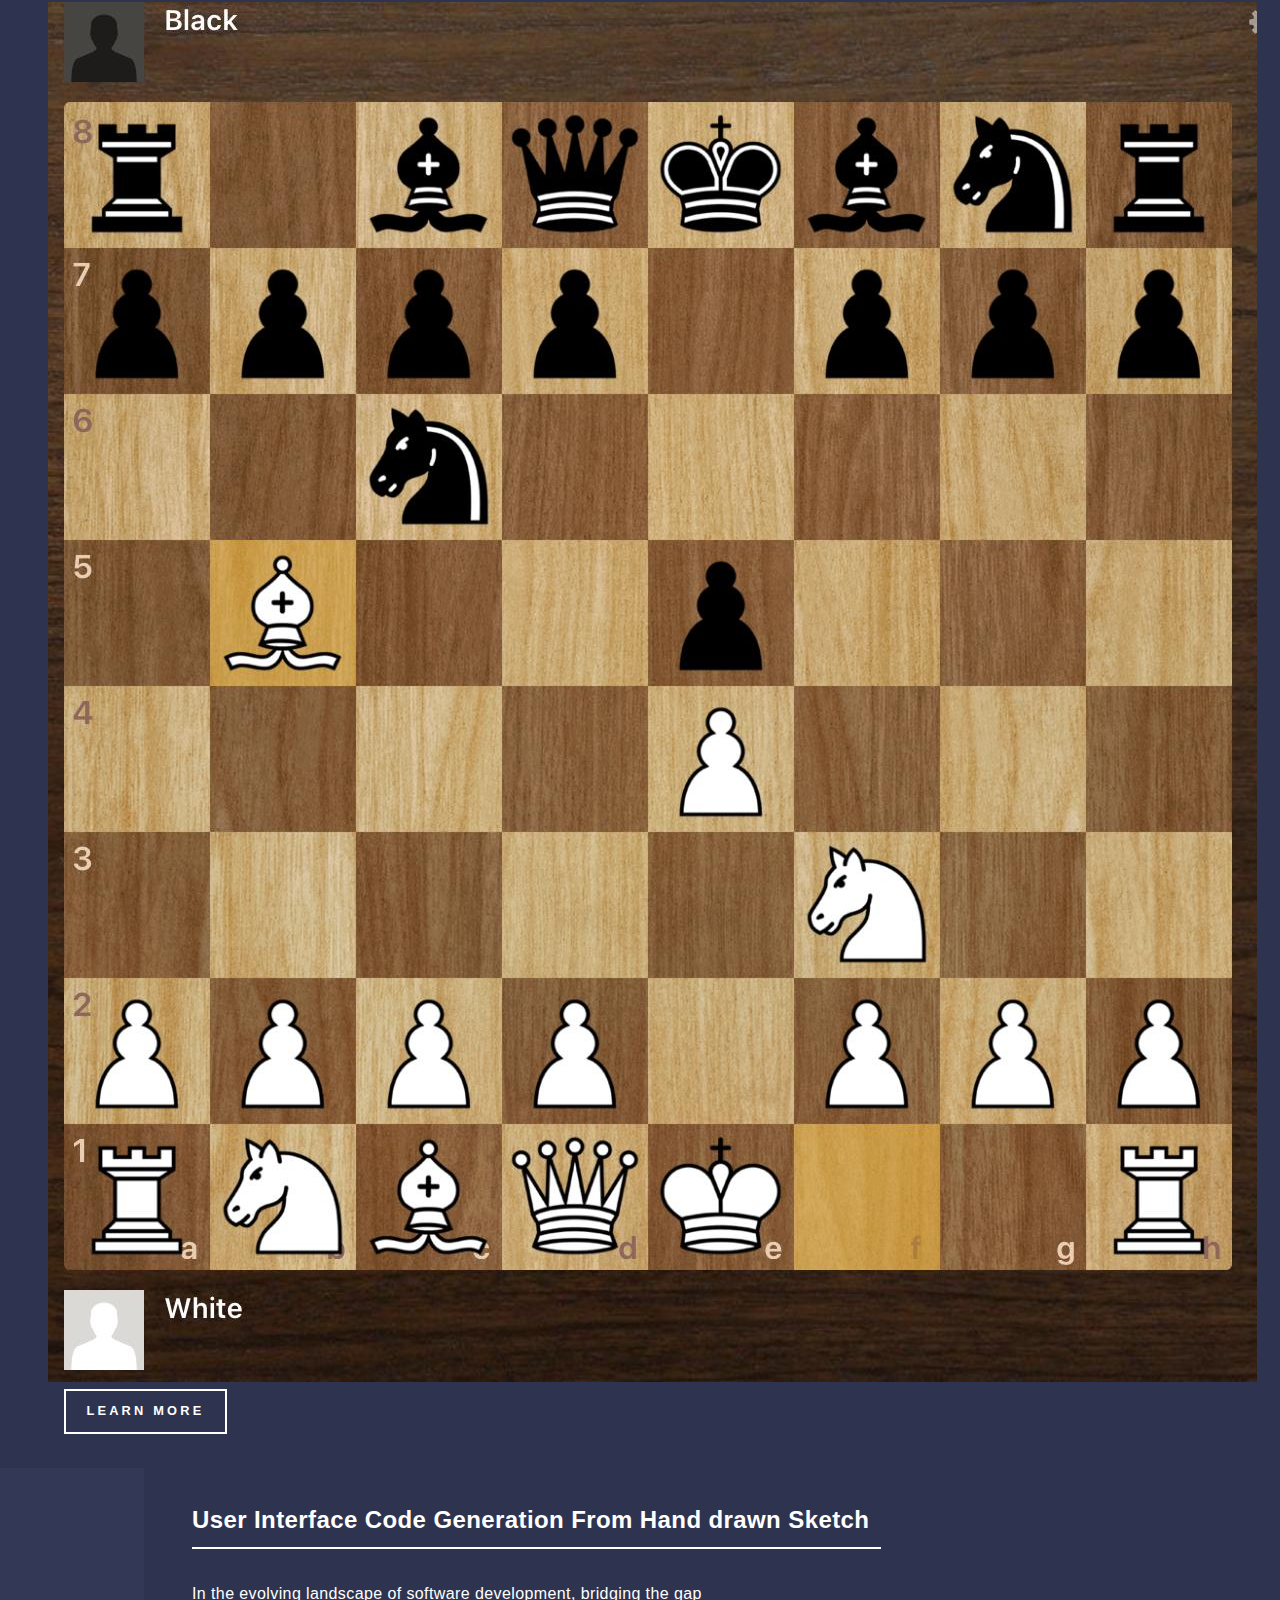
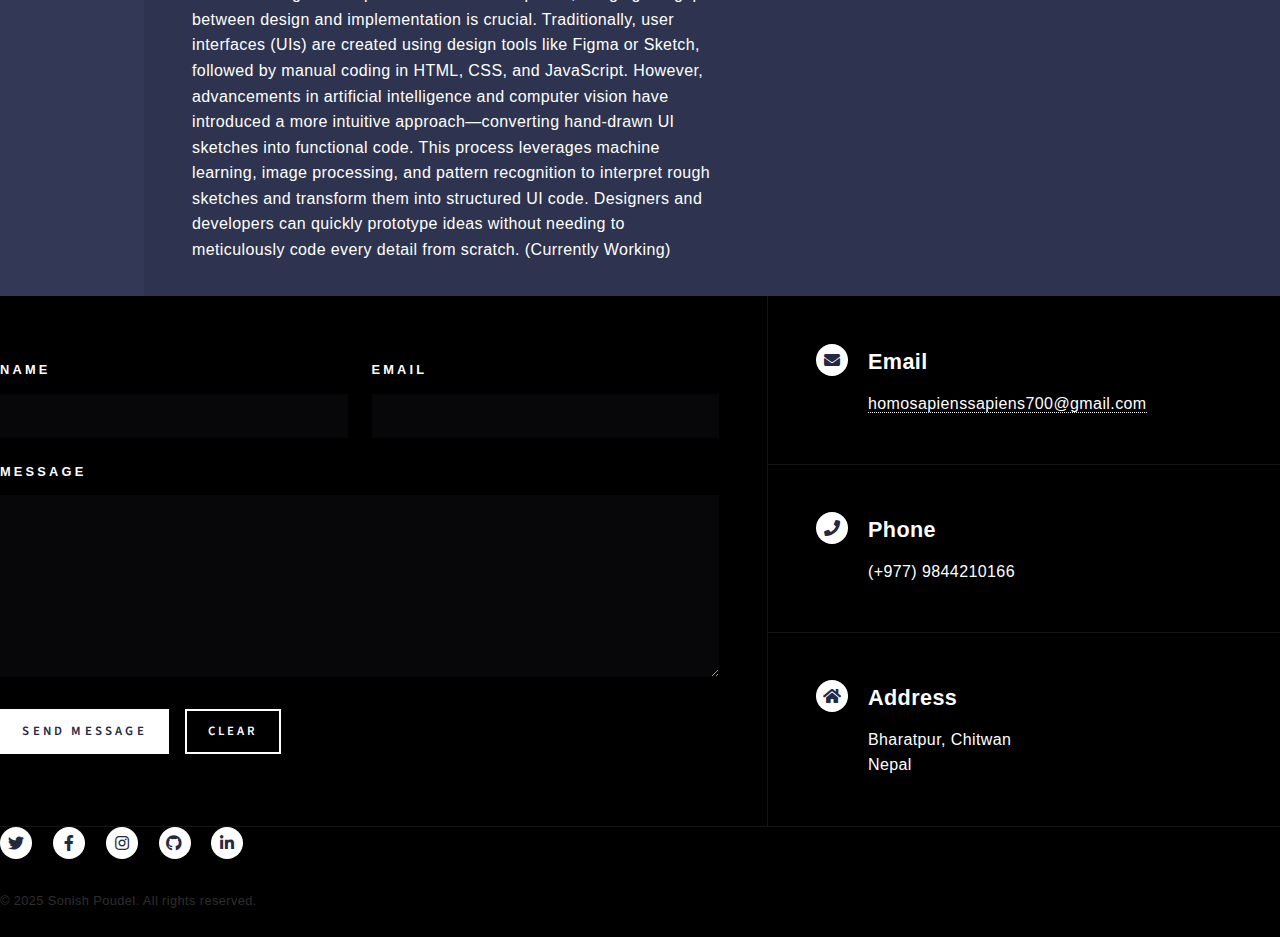
<file: project.html>
<!DOCTYPE HTML>
<html lang="en">
<head>
    <meta charset="utf-8" />
    <meta name="viewport" content="width=device-width, initial-scale=1, user-scalable=no" />
    <title>Project</title>
    <link rel="stylesheet" href="assets/css/main.css" />
    <noscript><link rel="stylesheet" href="assets/css/noscript.css" /></noscript>
</head>
<body class="is-preload">

    <!-- Wrapper -->
    <div id="wrapper">
        <!-- Header -->
        <header id="header" class="alt">
            <a href="index.html" class="logo"><strong>Sonic</strong></a>
            <nav>
                <a href="#menu">Menu</a>
            </nav>
        </header>

        <!-- Menu -->
        <nav id="menu">
            <ul class="links">
                <li><a href="index.html">Home</a></li>
                <li><a href="project.html">Projects</a></li>
                <li><a href="generic.html">About Me</a></li>
            </ul>
        </nav>

        <!-- Back to Top Button -->
        <button id="backToTop">
            <svg width="24" height="24" viewBox="0 0 24 24" fill="white" xmlns="http://www.w3.org/2000/svg">
                <path d="M12 4L4 12H9V20H15V12H20L12 4Z"/>
            </svg>
        </button>

        <!-- Banner -->
        <section id="banner" class="style2">
            <div class="inner">
                <span class="image">
                    <img src="images/pic07.jpg" alt="Banner image" />
                </span>
                <header class="major">
                    <h1>Projects</h1>
                </header>
                <div class="content">
                    <p>A computer science project typically involves designing, developing, and implementing a solution to a real-world problem using computational techniques. Projects can range from simple applications to advanced machine learning models, depending on the scope and expertise level.</p>
                </div>
            </div>
        </section>

        <!-- Main -->
        <div id="main">
            <!-- One -->
            <section id="one">
                <div class="inner">
                
                    <header class="major">
                        <h2>Hangman Game</h2>
                    </header>
                    <p>Project Hangman is a classic word-guessing game implemented in C. Players attempt to guess a hidden word by suggesting letters within a limited number of attempts. The project features a simple yet interactive command-line interface, making it a fun way to test vocabulary and logical thinking. Perfect for beginners learning Python and text-based game development! 🎯💡</p>
                    <img src="images/hangman.png" alt="Hangman game screenshot" />
                    <ul><a href="https://github.com/Sonish121/Project-Hangman" class="button">Learn more</a></ul>
                    
                </div>
                
              </div>
            </section>

            <!-- Two -->
            <section id="two" class="spotlights">
                <section>
                    <div class="content">
                        <div class="inner">
                            <header class="major">
                                <h3>Chess</h3>
                            </header>
                            <p>Project Chess is a strategic two-player board game implemented in C++. This game follows standard chess rules, allowing players to compete in a turn-based match with move validation, check, and checkmate detection. The project features a simple yet engaging command-line interface, making it a great way to practice logical thinking and strategic planning. Perfect for C++ enthusiasts looking to explore object-oriented programming and game development! ♟️🔥</p>
                            <img src="images/chess.jpeg" alt="Chess game screenshot" data-position="top center" />
                            <ul><a href="https://github.com/Sonish121/Chess" class="button">Learn more</a></ul>
                        </div>
                    </div>
                </section>

            <!-- Three -->
            <section id="three" class="spotlights">
            <section>
                <div class="content">
                <div class="inner">
                    <header class="major">
                        <h2>User Interface Code Generation From Hand drawn Sketch</h2>
                    </header>
                    <p>In the evolving landscape of software development, bridging the gap between design and implementation is crucial. Traditionally, user interfaces (UIs) are created using design tools like Figma or Sketch, followed by manual coding in HTML, CSS, and JavaScript. However, advancements in artificial intelligence and computer vision have introduced a more intuitive approach—converting hand-drawn UI sketches into functional code. This process leverages machine learning, image processing, and pattern recognition to interpret rough sketches and transform them into structured UI code. Designers and developers can quickly prototype ideas without needing to meticulously code every detail from scratch. (Currently Working)</p>
                </div>
            </section>
        </div>

        <!-- Contact -->
        <section id="contact">
            <div class="inner">
                <section>
                    <form method="post" action="#">
                        <div class="fields">
                            <div class="field half">
                                <label for="name">Name</label>
                                <input type="text" name="name" id="name" />
                            </div>
                            <div class="field half">
                                <label for="email">Email</label>
                                <input type="text" name="email" id="email" />
                            </div>
                            <div class="field">
                                <label for="message">Message</label>
                                <textarea name="message" id="message" rows="6"></textarea>
                            </div>
                        </div>
                        <ul class="actions">
                            <li><input type="submit" value="Send Message" class="primary" /></li>
                            <li><input type="reset" value="Clear" /></li>
                        </ul>
                    </form>
                </section>
                <section class="split">
                    <section>
                        <div class="contact-method">
                            <span class="icon solid alt fa-envelope"></span>
                            <h3>Email</h3>
                            <a href="mailto:homosapienssapiens700@gmail.com">homosapienssapiens700@gmail.com</a>
                        </div>
                    </section>
                    <section>
                        <div class="contact-method">
                            <span class="icon solid alt fa-phone"></span>
                            <h3>Phone</h3>
                            <span>(+977) 9844210166</span>
                        </div>
                    </section>
                    <section>
                        <div class="contact-method">
                            <span class="icon solid alt fa-home"></span>
                            <h3>Address</h3>
                            <span>Bharatpur, Chitwan<br />Nepal</span>
                        </div>
                    </section>
                </section>
            </div>
        </section>

        <!-- Footer -->
        <footer id="footer">
            <div class="inner">
                <ul class="icons">
                    <li><a href="#" class="icon brands alt fa-twitter"><span class="label">Twitter</span></a></li>
                    <li><a href="https://www.facebook.com/profile.php?id=100005853168660" class="icon brands alt fa-facebook-f"><span class="label">Facebook</span></a></li>
                    <li><a href="https://www.instagram.com/kamaladhikari276/" class="icon brands alt fa-instagram"><span class="label">Instagram</span></a></li>
                    <li><a href="https://github.com/Sonish121" class="icon brands alt fa-github"><span class="label">GitHub</span></a></li>
                    <li><a href="https://www.linkedin.com/in/sonish-poudel-856282249/" class="icon brands alt fa-linkedin-in"><span class="label">LinkedIn</span></a></li>
                </ul>
                <ul class="copyright">
                    <li>&copy; 2025 Sonish Poudel. All rights reserved.</li>
                </ul>
            </div>
        </footer>
    </div>

    <!-- Scripts -->
    <script src="assets/js/jquery.min.js"></script>
    <script src="assets/js/jquery.scrolly.min.js"></script>
    <script src="assets/js/jquery.scrollex.min.js"></script>
    <script src="assets/js/browser.min.js"></script>
    <script src="assets/js/breakpoints.min.js"></script>
    <script src="assets/js/util.js"></script>
    <script src="assets/js/main.js"></script>

    <script>
        document.addEventListener("DOMContentLoaded", function() {
            let backToTopBtn = document.getElementById("backToTop");

            window.onscroll = function () {
                if (document.documentElement.scrollTop > 50) {
                    backToTopBtn.style.display = "block";
                } else {
                    backToTopBtn.style.display = "none";
                }
            };

            backToTopBtn.addEventListener("click", function () {
                window.scrollTo({
                    top: 0,
                    behavior: "smooth"
                });
            });
        });
    </script>
</body>
</html>
</file>
<file: assets/css/noscript.css>
/*
	Forty by HTML5 UP
	html5up.net | @ajlkn
	Free for personal and commercial use under the CCA 3.0 license (html5up.net/license)
*/

/* Banner */

	body.is-preload #banner:after {
		opacity: 0.85;
	}

	body.is-preload #banner > .inner {
		-moz-filter: none;
		-webkit-filter: none;
		-ms-filter: none;
		filter: none;
		-moz-transform: none;
		-webkit-transform: none;
		-ms-transform: none;
		transform: none;
		opacity: 1;
	}
</file>
<file: assets/css/main.css>
@import url(fontawesome-all.min.css);
@import url("https://fonts.googleapis.com/css?family=Source+Sans+Pro:300,300italic,600,600italic");

/*
	Forty by HTML5 UP
	html5up.net | @ajlkn
	Free for personal and commercial use under the CCA 3.0 license (html5up.net/license)
*/

html, body, div, span, applet, object,
iframe, h1, h2, h3, h4, h5, h6, p, blockquote,
pre, a, abbr, acronym, address, big, cite,
code, del, dfn, em, img, ins, kbd, q, s, samp,
small, strike, strong, sub, sup, tt, var, b,
u, i, center, dl, dt, dd, ol, ul, li, fieldset,
form, label, legend, table, caption, tbody,
tfoot, thead, tr, th, td, article, aside,
canvas, details, embed, figure, figcaption,
footer, header, hgroup, menu, nav, output, ruby,
section, summary, time, mark, audio, video {
	margin: 0;
	padding: 0;
	border: 0;
	font-size: 100%;
	font: inherit;
	vertical-align: baseline;}

article, aside, details, figcaption, figure,
footer, header, hgroup, menu, nav, section {
	display: block;}

body {
	line-height: 1;
}

ol, ul {
	list-style: none;
}

blockquote, q {
	quotes: none;
}

	blockquote:before, blockquote:after, q:before, q:after {
		content: '';
		content: none;
	}

table {
	border-collapse: collapse;
	border-spacing: 0;
}

body {
	-webkit-text-size-adjust: none;
}

mark {
	background-color: transparent;
	color: inherit;
}

input::-moz-focus-inner {
	border: 0;
	padding: 0;
}

input, select, textarea {
	-moz-appearance: none;
	-webkit-appearance: none;
	-ms-appearance: none;
	appearance: none;
}

/* Basic */

	@-ms-viewport {
		width: device-width;
	}

	body {
		-ms-overflow-style: scrollbar;
	}

	@media screen and (max-width: 480px) {

		html, body {
			min-width: 320px;
		}

	}

	html {
		box-sizing: border-box;
	}

	*, *:before, *:after {
		box-sizing: inherit;
	}

	body {
		background: #242943;
	}

		body.is-preload *, body.is-preload *:before, body.is-preload *:after {
			-moz-animation: none !important;
			-webkit-animation: none !important;
			-ms-animation: none !important;
			animation: none !important;
			-moz-transition: none !important;
			-webkit-transition: none !important;
			-ms-transition: none !important;
			transition: none !important;
		}

/* Type */

	body, input, select, textarea {
		color: #ffffff;
		font-family: "Source Sans Pro", Helvetica, sans-serif;
		font-size: 17pt;
		font-weight: 300;
		letter-spacing: 0.025em;
		line-height: 1.65;
	}

		@media screen and (max-width: 1680px) {

			body, input, select, textarea {
				font-size: 14pt;
			}

		}

		@media screen and (max-width: 1280px) {

			body, input, select, textarea {
				font-size: 12pt;
			}

		}

		@media screen and (max-width: 360px) {

			body, input, select, textarea {
				font-size: 11pt;
			}

		}

	a {
		-moz-transition: color 0.2s ease-in-out, border-bottom-color 0.2s ease-in-out;
		-webkit-transition: color 0.2s ease-in-out, border-bottom-color 0.2s ease-in-out;
		-ms-transition: color 0.2s ease-in-out, border-bottom-color 0.2s ease-in-out;
		transition: color 0.2s ease-in-out, border-bottom-color 0.2s ease-in-out;
		border-bottom: dotted 1px;
		color: inherit;
		text-decoration: none;
	}

		a:hover {
			border-bottom-color: transparent;
			color: #9bf1ff !important;
		}

		a:active {
			color: #53e3fb !important;
		}

	strong, b {
		color: #ffffff;
		font-weight: 600;
	}

	em, i {
		font-style: italic;
	}

	p {
		margin: 0 0 2em 0;
	}

	h1, h2, h3, h4, h5, h6 {
		color: #ffffff;
		font-weight: 600;
		line-height: 1.65;
		margin: 0 0 1em 0;
	}

		h1 a, h2 a, h3 a, h4 a, h5 a, h6 a {
			color: inherit;
			border-bottom: 0;
		}

	h1 {
		font-size: 2.5em;
	}

	h2 {
		font-size: 1.75em;
	}

	h3 {
		font-size: 1.35em;
	}

	h4 {
		font-size: 1.1em;
	}

	h5 {
		font-size: 0.9em;
	}

	h6 {
		font-size: 0.7em;
	}

	@media screen and (max-width: 736px) {

		h1 {
			font-size: 2em;
		}

		h2 {
			font-size: 1.5em;
		}

		h3 {
			font-size: 1.25em;
		}

	}

	sub {
		font-size: 0.8em;
		position: relative;
		top: 0.5em;
	}

	sup {
		font-size: 0.8em;
		position: relative;
		top: -0.5em;
	}

	blockquote {
		border-left: solid 4px rgba(212, 212, 255, 0.1);
		font-style: italic;
		margin: 0 0 2em 0;
		padding: 0.5em 0 0.5em 2em;
	}

	code {
		background: rgba(212, 212, 255, 0.035);
		font-family: "Courier New", monospace;
		font-size: 0.9em;
		margin: 0 0.25em;
		padding: 0.25em 0.65em;
	}
	
/* Back to Top Button */
#backToTop {
    position: fixed;
    bottom: 20px;
    right: 20px;
    width: 50px;
    height: 50px;
    background: none; /* Remove background */
    border: none; /* Remove border */
    padding: 0; /* Remove padding */
    cursor: pointer;
    display: none;  /* Initially hidden */
    align-items: center;
    justify-content: center;
    z-index: 1000;  /* Ensures it's above other elements */
}

/* Remove default button focus outline */
#backToTop:focus {
    outline: none;
}

/* SVG Arrow Icon */
#backToTop svg {
    width: 40px;  /* Adjust arrow size */
    height: 40px;
    fill: white; /* White arrow */
}

/* Optional: Make arrow slightly transparent on hover */
#backToTop:hover svg {
    opacity: 0.7;
}

/* Slideshow Styles */
.slideshow-container {
  position: relative;
  max-width: 100%;
  height: 300px; /* Set to desired height */
  margin: auto;
  overflow: hidden;
}

.slide {
  display: none;
  position: absolute;
  width: 100%;
  height: 100%;
}

.fade {
  animation-name: fade;
  animation-duration: 1.5s;
}

@keyframes fade {
  from { opacity: 0.4; }
  to { opacity: 1; }
}

/* Existing Image Styling */
.image img {
  width: 100%; /* Ensure it is responsive */
  height: auto;
}






	pre {
		-webkit-overflow-scrolling: touch;
		font-family: "Courier New", monospace;
		font-size: 0.9em;
		margin: 0 0 2em 0;
	}

		pre code {
			display: block;
			line-height: 1.75;
			padding: 1em 1.5em;
			overflow-x: auto;
		}

	hr {
		border: 0;
		border-bottom: solid 1px rgba(212, 212, 255, 0.1);
		margin: 2em 0;
	}

		hr.major {
			margin: 3em 0;
		}

	.align-left {
		text-align: left;
	}

	.align-center {
		text-align: center;
	}

	.align-right {
		text-align: right;
	}

/* Row */

	.row {
		display: flex;
		flex-wrap: wrap;
		box-sizing: border-box;
		align-items: stretch;
	}

		.row > * {
			box-sizing: border-box;
		}

		.row.gtr-uniform > * > :last-child {
			margin-bottom: 0;
		}

		.row.aln-left {
			justify-content: flex-start;
		}

		.row.aln-center {
			justify-content: center;
		}

		.row.aln-right {
			justify-content: flex-end;
		}

		.row.aln-top {
			align-items: flex-start;
		}

		.row.aln-middle {
			align-items: center;
		}

		.row.aln-bottom {
			align-items: flex-end;
		}

		.row > .imp {
			order: -1;
		}

		.row > .col-1 {
			width: 8.33333%;
		}

		.row > .off-1 {
			margin-left: 8.33333%;
		}

		.row > .col-2 {
			width: 16.66667%;
		}

		.row > .off-2 {
			margin-left: 16.66667%;
		}

		.row > .col-3 {
			width: 25%;
		}

		.row > .off-3 {
			margin-left: 25%;
		}

		.row > .col-4 {
			width: 33.33333%;
		}

		.row > .off-4 {
			margin-left: 33.33333%;
		}

		.row > .col-5 {
			width: 41.66667%;
		}

		.row > .off-5 {
			margin-left: 41.66667%;
		}

		.row > .col-6 {
			width: 50%;
		}

		.row > .off-6 {
			margin-left: 50%;
		}

		.row > .col-7 {
			width: 58.33333%;
		}

		.row > .off-7 {
			margin-left: 58.33333%;
		}

		.row > .col-8 {
			width: 66.66667%;
		}

		.row > .off-8 {
			margin-left: 66.66667%;
		}

		.row > .col-9 {
			width: 75%;
		}

		.row > .off-9 {
			margin-left: 75%;
		}

		.row > .col-10 {
			width: 83.33333%;
		}

		.row > .off-10 {
			margin-left: 83.33333%;
		}

		.row > .col-11 {
			width: 91.66667%;
		}

		.row > .off-11 {
			margin-left: 91.66667%;
		}

		.row > .col-12 {
			width: 100%;
		}

		.row > .off-12 {
			margin-left: 100%;
		}

		.row.gtr-0 {
			margin-top: 0;
			margin-left: 0em;
		}

			.row.gtr-0 > * {
				padding: 0 0 0 0em;
			}

			.row.gtr-0.gtr-uniform {
				margin-top: 0em;
			}

				.row.gtr-0.gtr-uniform > * {
					padding-top: 0em;
				}

		.row.gtr-25 {
			margin-top: 0;
			margin-left: -0.5em;
		}

			.row.gtr-25 > * {
				padding: 0 0 0 0.5em;
			}

			.row.gtr-25.gtr-uniform {
				margin-top: -0.5em;
			}

				.row.gtr-25.gtr-uniform > * {
					padding-top: 0.5em;
				}

		.row.gtr-50 {
			margin-top: 0;
			margin-left: -1em;
		}

			.row.gtr-50 > * {
				padding: 0 0 0 1em;
			}

			.row.gtr-50.gtr-uniform {
				margin-top: -1em;
			}

				.row.gtr-50.gtr-uniform > * {
					padding-top: 1em;
				}

		.row {
			margin-top: 0;
			margin-left: -2em;
		}

			.row > * {
				padding: 0 0 0 2em;
			}

			.row.gtr-uniform {
				margin-top: -2em;
			}

				.row.gtr-uniform > * {
					padding-top: 2em;
				}

		.row.gtr-150 {
			margin-top: 0;
			margin-left: -3em;
		}

			.row.gtr-150 > * {
				padding: 0 0 0 3em;
			}

			.row.gtr-150.gtr-uniform {
				margin-top: -3em;
			}

				.row.gtr-150.gtr-uniform > * {
					padding-top: 3em;
				}

		.row.gtr-200 {
			margin-top: 0;
			margin-left: -4em;
		}

			.row.gtr-200 > * {
				padding: 0 0 0 4em;
			}

			.row.gtr-200.gtr-uniform {
				margin-top: -4em;
			}

				.row.gtr-200.gtr-uniform > * {
					padding-top: 4em;
				}

		@media screen and (max-width: 1680px) {

			.row {
				display: flex;
				flex-wrap: wrap;
				box-sizing: border-box;
				align-items: stretch;
			}

				.row > * {
					box-sizing: border-box;
				}

				.row.gtr-uniform > * > :last-child {
					margin-bottom: 0;
				}

				.row.aln-left {
					justify-content: flex-start;
				}

				.row.aln-center {
					justify-content: center;
				}

				.row.aln-right {
					justify-content: flex-end;
				}

				.row.aln-top {
					align-items: flex-start;
				}

				.row.aln-middle {
					align-items: center;
				}

				.row.aln-bottom {
					align-items: flex-end;
				}

				.row > .imp-xlarge {
					order: -1;
				}

				.row > .col-1-xlarge {
					width: 8.33333%;
				}

				.row > .off-1-xlarge {
					margin-left: 8.33333%;
				}

				.row > .col-2-xlarge {
					width: 16.66667%;
				}

				.row > .off-2-xlarge {
					margin-left: 16.66667%;
				}

				.row > .col-3-xlarge {
					width: 25%;
				}

				.row > .off-3-xlarge {
					margin-left: 25%;
				}

				.row > .col-4-xlarge {
					width: 33.33333%;
				}

				.row > .off-4-xlarge {
					margin-left: 33.33333%;
				}

				.row > .col-5-xlarge {
					width: 41.66667%;
				}

				.row > .off-5-xlarge {
					margin-left: 41.66667%;
				}

				.row > .col-6-xlarge {
					width: 50%;
				}

				.row > .off-6-xlarge {
					margin-left: 50%;
				}

				.row > .col-7-xlarge {
					width: 58.33333%;
				}

				.row > .off-7-xlarge {
					margin-left: 58.33333%;
				}

				.row > .col-8-xlarge {
					width: 66.66667%;
				}

				.row > .off-8-xlarge {
					margin-left: 66.66667%;
				}

				.row > .col-9-xlarge {
					width: 75%;
				}

				.row > .off-9-xlarge {
					margin-left: 75%;
				}

				.row > .col-10-xlarge {
					width: 83.33333%;
				}

				.row > .off-10-xlarge {
					margin-left: 83.33333%;
				}

				.row > .col-11-xlarge {
					width: 91.66667%;
				}

				.row > .off-11-xlarge {
					margin-left: 91.66667%;
				}

				.row > .col-12-xlarge {
					width: 100%;
				}

				.row > .off-12-xlarge {
					margin-left: 100%;
				}

				.row.gtr-0 {
					margin-top: 0;
					margin-left: 0em;
				}

					.row.gtr-0 > * {
						padding: 0 0 0 0em;
					}

					.row.gtr-0.gtr-uniform {
						margin-top: 0em;
					}

						.row.gtr-0.gtr-uniform > * {
							padding-top: 0em;
						}

				.row.gtr-25 {
					margin-top: 0;
					margin-left: -0.5em;
				}

					.row.gtr-25 > * {
						padding: 0 0 0 0.5em;
					}

					.row.gtr-25.gtr-uniform {
						margin-top: -0.5em;
					}

						.row.gtr-25.gtr-uniform > * {
							padding-top: 0.5em;
						}

				.row.gtr-50 {
					margin-top: 0;
					margin-left: -1em;
				}

					.row.gtr-50 > * {
						padding: 0 0 0 1em;
					}

					.row.gtr-50.gtr-uniform {
						margin-top: -1em;
					}

						.row.gtr-50.gtr-uniform > * {
							padding-top: 1em;
						}

				.row {
					margin-top: 0;
					margin-left: -2em;
				}

					.row > * {
						padding: 0 0 0 2em;
					}

					.row.gtr-uniform {
						margin-top: -2em;
					}

						.row.gtr-uniform > * {
							padding-top: 2em;
						}

				.row.gtr-150 {
					margin-top: 0;
					margin-left: -3em;
				}

					.row.gtr-150 > * {
						padding: 0 0 0 3em;
					}

					.row.gtr-150.gtr-uniform {
						margin-top: -3em;
					}

						.row.gtr-150.gtr-uniform > * {
							padding-top: 3em;
						}

				.row.gtr-200 {
					margin-top: 0;
					margin-left: -4em;
				}

					.row.gtr-200 > * {
						padding: 0 0 0 4em;
					}

					.row.gtr-200.gtr-uniform {
						margin-top: -4em;
					}

						.row.gtr-200.gtr-uniform > * {
							padding-top: 4em;
						}

		}

		@media screen and (max-width: 1280px) {

			.row {
				display: flex;
				flex-wrap: wrap;
				box-sizing: border-box;
				align-items: stretch;
			}

				.row > * {
					box-sizing: border-box;
				}

				.row.gtr-uniform > * > :last-child {
					margin-bottom: 0;
				}

				.row.aln-left {
					justify-content: flex-start;
				}

				.row.aln-center {
					justify-content: center;
				}

				.row.aln-right {
					justify-content: flex-end;
				}

				.row.aln-top {
					align-items: flex-start;
				}

				.row.aln-middle {
					align-items: center;
				}

				.row.aln-bottom {
					align-items: flex-end;
				}

				.row > .imp-large {
					order: -1;
				}

				.row > .col-1-large {
					width: 8.33333%;
				}

				.row > .off-1-large {
					margin-left: 8.33333%;
				}

				.row > .col-2-large {
					width: 16.66667%;
				}

				.row > .off-2-large {
					margin-left: 16.66667%;
				}

				.row > .col-3-large {
					width: 25%;
				}

				.row > .off-3-large {
					margin-left: 25%;
				}

				.row > .col-4-large {
					width: 33.33333%;
				}

				.row > .off-4-large {
					margin-left: 33.33333%;
				}

				.row > .col-5-large {
					width: 41.66667%;
				}

				.row > .off-5-large {
					margin-left: 41.66667%;
				}

				.row > .col-6-large {
					width: 50%;
				}

				.row > .off-6-large {
					margin-left: 50%;
				}

				.row > .col-7-large {
					width: 58.33333%;
				}

				.row > .off-7-large {
					margin-left: 58.33333%;
				}

				.row > .col-8-large {
					width: 66.66667%;
				}

				.row > .off-8-large {
					margin-left: 66.66667%;
				}

				.row > .col-9-large {
					width: 75%;
				}

				.row > .off-9-large {
					margin-left: 75%;
				}

				.row > .col-10-large {
					width: 83.33333%;
				}

				.row > .off-10-large {
					margin-left: 83.33333%;
				}

				.row > .col-11-large {
					width: 91.66667%;
				}

				.row > .off-11-large {
					margin-left: 91.66667%;
				}

				.row > .col-12-large {
					width: 100%;
				}

				.row > .off-12-large {
					margin-left: 100%;
				}

				.row.gtr-0 {
					margin-top: 0;
					margin-left: 0em;
				}

					.row.gtr-0 > * {
						padding: 0 0 0 0em;
					}

					.row.gtr-0.gtr-uniform {
						margin-top: 0em;
					}

						.row.gtr-0.gtr-uniform > * {
							padding-top: 0em;
						}

				.row.gtr-25 {
					margin-top: 0;
					margin-left: -0.375em;
				}

					.row.gtr-25 > * {
						padding: 0 0 0 0.375em;
					}

					.row.gtr-25.gtr-uniform {
						margin-top: -0.375em;
					}

						.row.gtr-25.gtr-uniform > * {
							padding-top: 0.375em;
						}

				.row.gtr-50 {
					margin-top: 0;
					margin-left: -0.75em;
				}

					.row.gtr-50 > * {
						padding: 0 0 0 0.75em;
					}

					.row.gtr-50.gtr-uniform {
						margin-top: -0.75em;
					}

						.row.gtr-50.gtr-uniform > * {
							padding-top: 0.75em;
						}

				.row {
					margin-top: 0;
					margin-left: -1.5em;
				}

					.row > * {
						padding: 0 0 0 1.5em;
					}

					.row.gtr-uniform {
						margin-top: -1.5em;
					}

						.row.gtr-uniform > * {
							padding-top: 1.5em;
						}

				.row.gtr-150 {
					margin-top: 0;
					margin-left: -2.25em;
				}

					.row.gtr-150 > * {
						padding: 0 0 0 2.25em;
					}

					.row.gtr-150.gtr-uniform {
						margin-top: -2.25em;
					}

						.row.gtr-150.gtr-uniform > * {
							padding-top: 2.25em;
						}

				.row.gtr-200 {
					margin-top: 0;
					margin-left: -3em;
				}

					.row.gtr-200 > * {
						padding: 0 0 0 3em;
					}

					.row.gtr-200.gtr-uniform {
						margin-top: -3em;
					}

						.row.gtr-200.gtr-uniform > * {
							padding-top: 3em;
						}

		}

		@media screen and (max-width: 980px) {

			.row {
				display: flex;
				flex-wrap: wrap;
				box-sizing: border-box;
				align-items: stretch;
			}

				.row > * {
					box-sizing: border-box;
				}

				.row.gtr-uniform > * > :last-child {
					margin-bottom: 0;
				}

				.row.aln-left {
					justify-content: flex-start;
				}

				.row.aln-center {
					justify-content: center;
				}

				.row.aln-right {
					justify-content: flex-end;
				}

				.row.aln-top {
					align-items: flex-start;
				}

				.row.aln-middle {
					align-items: center;
				}

				.row.aln-bottom {
					align-items: flex-end;
				}

				.row > .imp-medium {
					order: -1;
				}

				.row > .col-1-medium {
					width: 8.33333%;
				}

				.row > .off-1-medium {
					margin-left: 8.33333%;
				}

				.row > .col-2-medium {
					width: 16.66667%;
				}

				.row > .off-2-medium {
					margin-left: 16.66667%;
				}

				.row > .col-3-medium {
					width: 25%;
				}

				.row > .off-3-medium {
					margin-left: 25%;
				}

				.row > .col-4-medium {
					width: 33.33333%;
				}

				.row > .off-4-medium {
					margin-left: 33.33333%;
				}

				.row > .col-5-medium {
					width: 41.66667%;
				}

				.row > .off-5-medium {
					margin-left: 41.66667%;
				}

				.row > .col-6-medium {
					width: 50%;
				}

				.row > .off-6-medium {
					margin-left: 50%;
				}

				.row > .col-7-medium {
					width: 58.33333%;
				}

				.row > .off-7-medium {
					margin-left: 58.33333%;
				}

				.row > .col-8-medium {
					width: 66.66667%;
				}

				.row > .off-8-medium {
					margin-left: 66.66667%;
				}

				.row > .col-9-medium {
					width: 75%;
				}

				.row > .off-9-medium {
					margin-left: 75%;
				}

				.row > .col-10-medium {
					width: 83.33333%;
				}

				.row > .off-10-medium {
					margin-left: 83.33333%;
				}

				.row > .col-11-medium {
					width: 91.66667%;
				}

				.row > .off-11-medium {
					margin-left: 91.66667%;
				}

				.row > .col-12-medium {
					width: 100%;
				}

				.row > .off-12-medium {
					margin-left: 100%;
				}

				.row.gtr-0 {
					margin-top: 0;
					margin-left: 0em;
				}

					.row.gtr-0 > * {
						padding: 0 0 0 0em;
					}

					.row.gtr-0.gtr-uniform {
						margin-top: 0em;
					}

						.row.gtr-0.gtr-uniform > * {
							padding-top: 0em;
						}

				.row.gtr-25 {
					margin-top: 0;
					margin-left: -0.375em;
				}

					.row.gtr-25 > * {
						padding: 0 0 0 0.375em;
					}

					.row.gtr-25.gtr-uniform {
						margin-top: -0.375em;
					}

						.row.gtr-25.gtr-uniform > * {
							padding-top: 0.375em;
						}

				.row.gtr-50 {
					margin-top: 0;
					margin-left: -0.75em;
				}

					.row.gtr-50 > * {
						padding: 0 0 0 0.75em;
					}

					.row.gtr-50.gtr-uniform {
						margin-top: -0.75em;
					}

						.row.gtr-50.gtr-uniform > * {
							padding-top: 0.75em;
						}

				.row {
					margin-top: 0;
					margin-left: -1.5em;
				}

					.row > * {
						padding: 0 0 0 1.5em;
					}

					.row.gtr-uniform {
						margin-top: -1.5em;
					}

						.row.gtr-uniform > * {
							padding-top: 1.5em;
						}

				.row.gtr-150 {
					margin-top: 0;
					margin-left: -2.25em;
				}

					.row.gtr-150 > * {
						padding: 0 0 0 2.25em;
					}

					.row.gtr-150.gtr-uniform {
						margin-top: -2.25em;
					}

						.row.gtr-150.gtr-uniform > * {
							padding-top: 2.25em;
						}

				.row.gtr-200 {
					margin-top: 0;
					margin-left: -3em;
				}

					.row.gtr-200 > * {
						padding: 0 0 0 3em;
					}

					.row.gtr-200.gtr-uniform {
						margin-top: -3em;
					}

						.row.gtr-200.gtr-uniform > * {
							padding-top: 3em;
						}

		}

		@media screen and (max-width: 736px) {

			.row {
				display: flex;
				flex-wrap: wrap;
				box-sizing: border-box;
				align-items: stretch;
			}

				.row > * {
					box-sizing: border-box;
				}

				.row.gtr-uniform > * > :last-child {
					margin-bottom: 0;
				}

				.row.aln-left {
					justify-content: flex-start;
				}

				.row.aln-center {
					justify-content: center;
				}

				.row.aln-right {
					justify-content: flex-end;
				}

				.row.aln-top {
					align-items: flex-start;
				}

				.row.aln-middle {
					align-items: center;
				}

				.row.aln-bottom {
					align-items: flex-end;
				}

				.row > .imp-small {
					order: -1;
				}

				.row > .col-1-small {
					width: 8.33333%;
				}

				.row > .off-1-small {
					margin-left: 8.33333%;
				}

				.row > .col-2-small {
					width: 16.66667%;
				}

				.row > .off-2-small {
					margin-left: 16.66667%;
				}

				.row > .col-3-small {
					width: 25%;
				}

				.row > .off-3-small {
					margin-left: 25%;
				}

				.row > .col-4-small {
					width: 33.33333%;
				}

				.row > .off-4-small {
					margin-left: 33.33333%;
				}

				.row > .col-5-small {
					width: 41.66667%;
				}

				.row > .off-5-small {
					margin-left: 41.66667%;
				}

				.row > .col-6-small {
					width: 50%;
				}

				.row > .off-6-small {
					margin-left: 50%;
				}

				.row > .col-7-small {
					width: 58.33333%;
				}

				.row > .off-7-small {
					margin-left: 58.33333%;
				}

				.row > .col-8-small {
					width: 66.66667%;
				}

				.row > .off-8-small {
					margin-left: 66.66667%;
				}

				.row > .col-9-small {
					width: 75%;
				}

				.row > .off-9-small {
					margin-left: 75%;
				}

				.row > .col-10-small {
					width: 83.33333%;
				}

				.row > .off-10-small {
					margin-left: 83.33333%;
				}

				.row > .col-11-small {
					width: 91.66667%;
				}

				.row > .off-11-small {
					margin-left: 91.66667%;
				}

				.row > .col-12-small {
					width: 100%;
				}

				.row > .off-12-small {
					margin-left: 100%;
				}

				.row.gtr-0 {
					margin-top: 0;
					margin-left: 0em;
				}

					.row.gtr-0 > * {
						padding: 0 0 0 0em;
					}

					.row.gtr-0.gtr-uniform {
						margin-top: 0em;
					}

						.row.gtr-0.gtr-uniform > * {
							padding-top: 0em;
						}

				.row.gtr-25 {
					margin-top: 0;
					margin-left: -0.3125em;
				}

					.row.gtr-25 > * {
						padding: 0 0 0 0.3125em;
					}

					.row.gtr-25.gtr-uniform {
						margin-top: -0.3125em;
					}

						.row.gtr-25.gtr-uniform > * {
							padding-top: 0.3125em;
						}

				.row.gtr-50 {
					margin-top: 0;
					margin-left: -0.625em;
				}

					.row.gtr-50 > * {
						padding: 0 0 0 0.625em;
					}

					.row.gtr-50.gtr-uniform {
						margin-top: -0.625em;
					}

						.row.gtr-50.gtr-uniform > * {
							padding-top: 0.625em;
						}

				.row {
					margin-top: 0;
					margin-left: -1.25em;
				}

					.row > * {
						padding: 0 0 0 1.25em;
					}

					.row.gtr-uniform {
						margin-top: -1.25em;
					}

						.row.gtr-uniform > * {
							padding-top: 1.25em;
						}

				.row.gtr-150 {
					margin-top: 0;
					margin-left: -1.875em;
				}

					.row.gtr-150 > * {
						padding: 0 0 0 1.875em;
					}

					.row.gtr-150.gtr-uniform {
						margin-top: -1.875em;
					}

						.row.gtr-150.gtr-uniform > * {
							padding-top: 1.875em;
						}

				.row.gtr-200 {
					margin-top: 0;
					margin-left: -2.5em;
				}

					.row.gtr-200 > * {
						padding: 0 0 0 2.5em;
					}

					.row.gtr-200.gtr-uniform {
						margin-top: -2.5em;
					}

						.row.gtr-200.gtr-uniform > * {
							padding-top: 2.5em;
						}

		}

		@media screen and (max-width: 480px) {

			.row {
				display: flex;
				flex-wrap: wrap;
				box-sizing: border-box;
				align-items: stretch;
			}

				.row > * {
					box-sizing: border-box;
				}

				.row.gtr-uniform > * > :last-child {
					margin-bottom: 0;
				}

				.row.aln-left {
					justify-content: flex-start;
				}

				.row.aln-center {
					justify-content: center;
				}

				.row.aln-right {
					justify-content: flex-end;
				}

				.row.aln-top {
					align-items: flex-start;
				}

				.row.aln-middle {
					align-items: center;
				}

				.row.aln-bottom {
					align-items: flex-end;
				}

				.row > .imp-xsmall {
					order: -1;
				}

				.row > .col-1-xsmall {
					width: 8.33333%;
				}

				.row > .off-1-xsmall {
					margin-left: 8.33333%;
				}

				.row > .col-2-xsmall {
					width: 16.66667%;
				}

				.row > .off-2-xsmall {
					margin-left: 16.66667%;
				}

				.row > .col-3-xsmall {
					width: 25%;
				}

				.row > .off-3-xsmall {
					margin-left: 25%;
				}

				.row > .col-4-xsmall {
					width: 33.33333%;
				}

				.row > .off-4-xsmall {
					margin-left: 33.33333%;
				}

				.row > .col-5-xsmall {
					width: 41.66667%;
				}

				.row > .off-5-xsmall {
					margin-left: 41.66667%;
				}

				.row > .col-6-xsmall {
					width: 50%;
				}

				.row > .off-6-xsmall {
					margin-left: 50%;
				}

				.row > .col-7-xsmall {
					width: 58.33333%;
				}

				.row > .off-7-xsmall {
					margin-left: 58.33333%;
				}

				.row > .col-8-xsmall {
					width: 66.66667%;
				}

				.row > .off-8-xsmall {
					margin-left: 66.66667%;
				}

				.row > .col-9-xsmall {
					width: 75%;
				}

				.row > .off-9-xsmall {
					margin-left: 75%;
				}

				.row > .col-10-xsmall {
					width: 83.33333%;
				}

				.row > .off-10-xsmall {
					margin-left: 83.33333%;
				}

				.row > .col-11-xsmall {
					width: 91.66667%;
				}

				.row > .off-11-xsmall {
					margin-left: 91.66667%;
				}

				.row > .col-12-xsmall {
					width: 100%;
				}

				.row > .off-12-xsmall {
					margin-left: 100%;
				}

				.row.gtr-0 {
					margin-top: 0;
					margin-left: 0em;
				}

					.row.gtr-0 > * {
						padding: 0 0 0 0em;
					}

					.row.gtr-0.gtr-uniform {
						margin-top: 0em;
					}

						.row.gtr-0.gtr-uniform > * {
							padding-top: 0em;
						}

				.row.gtr-25 {
					margin-top: 0;
					margin-left: -0.3125em;
				}

					.row.gtr-25 > * {
						padding: 0 0 0 0.3125em;
					}

					.row.gtr-25.gtr-uniform {
						margin-top: -0.3125em;
					}

						.row.gtr-25.gtr-uniform > * {
							padding-top: 0.3125em;
						}

				.row.gtr-50 {
					margin-top: 0;
					margin-left: -0.625em;
				}

					.row.gtr-50 > * {
						padding: 0 0 0 0.625em;
					}

					.row.gtr-50.gtr-uniform {
						margin-top: -0.625em;
					}

						.row.gtr-50.gtr-uniform > * {
							padding-top: 0.625em;
						}

				.row {
					margin-top: 0;
					margin-left: -1.25em;
				}

					.row > * {
						padding: 0 0 0 1.25em;
					}

					.row.gtr-uniform {
						margin-top: -1.25em;
					}

						.row.gtr-uniform > * {
							padding-top: 1.25em;
						}

				.row.gtr-150 {
					margin-top: 0;
					margin-left: -1.875em;
				}

					.row.gtr-150 > * {
						padding: 0 0 0 1.875em;
					}

					.row.gtr-150.gtr-uniform {
						margin-top: -1.875em;
					}

						.row.gtr-150.gtr-uniform > * {
							padding-top: 1.875em;
						}

				.row.gtr-200 {
					margin-top: 0;
					margin-left: -2.5em;
				}

					.row.gtr-200 > * {
						padding: 0 0 0 2.5em;
					}

					.row.gtr-200.gtr-uniform {
						margin-top: -2.5em;
					}

						.row.gtr-200.gtr-uniform > * {
							padding-top: 2.5em;
						}

		}

/* Section/Article */

	section.special, article.special {
		text-align: center;
	}

	header.major {
		width: -moz-max-content;
		width: -webkit-max-content;
		width: -ms-max-content;
		width: max-content;
		margin-bottom: 2em;
	}

		header.major > :first-child {
			margin-bottom: 0;
			width: calc(100% + 0.5em);
		}

			header.major > :first-child:after {
				content: '';
				background-color: #ffffff;
				display: block;
				height: 2px;
				margin: 0.325em 0 0.5em 0;
				width: 100%;
			}

		header.major > p {
			font-size: 0.7em;
			font-weight: 600;
			letter-spacing: 0.25em;
			margin-bottom: 0;
			text-transform: uppercase;
		}

		body.is-ie header.major > :first-child:after {
			max-width: 9em;
		}

		body.is-ie header.major > h1:after {
			max-width: 100% !important;
		}

	@media screen and (max-width: 736px) {

		header.major > p br {
			display: none;
		}

	}

/* Form */

	form {
		margin: 0 0 2em 0;
	}

		form > :last-child {
			margin-bottom: 0;
		}

		form > .fields {
			display: -moz-flex;
			display: -webkit-flex;
			display: -ms-flex;
			display: flex;
			-moz-flex-wrap: wrap;
			-webkit-flex-wrap: wrap;
			-ms-flex-wrap: wrap;
			flex-wrap: wrap;
			width: calc(100% + 3em);
			margin: -1.5em 0 2em -1.5em;
		}

			form > .fields > .field {
				-moz-flex-grow: 0;
				-webkit-flex-grow: 0;
				-ms-flex-grow: 0;
				flex-grow: 0;
				-moz-flex-shrink: 0;
				-webkit-flex-shrink: 0;
				-ms-flex-shrink: 0;
				flex-shrink: 0;
				padding: 1.5em 0 0 1.5em;
				width: calc(100% - 1.5em);
			}

				form > .fields > .field.half {
					width: calc(50% - 0.75em);
				}

				form > .fields > .field.third {
					width: calc(100%/3 - 0.5em);
				}

				form > .fields > .field.quarter {
					width: calc(25% - 0.375em);
				}

		@media screen and (max-width: 480px) {

			form > .fields {
				width: calc(100% + 3em);
				margin: -1.5em 0 2em -1.5em;
			}

				form > .fields > .field {
					padding: 1.5em 0 0 1.5em;
					width: calc(100% - 1.5em);
				}

					form > .fields > .field.half {
						width: calc(100% - 1.5em);
					}

					form > .fields > .field.third {
						width: calc(100% - 1.5em);
					}

					form > .fields > .field.quarter {
						width: calc(100% - 1.5em);
					}

		}

	label {
		color: #ffffff;
		display: block;
		font-size: 0.8em;
		font-weight: 600;
		letter-spacing: 0.25em;
		margin: 0 0 1em 0;
		text-transform: uppercase;
	}

	input[type="text"],
	input[type="password"],
	input[type="email"],
	input[type="tel"],
	input[type="search"],
	input[type="url"],
	select,
	textarea {
		-moz-appearance: none;
		-webkit-appearance: none;
		-ms-appearance: none;
		appearance: none;
		background: rgba(212, 212, 255, 0.035);
		border: none;
		border-radius: 0;
		color: inherit;
		display: block;
		outline: 0;
		padding: 0 1em;
		text-decoration: none;
		width: 100%;
	}

		input[type="text"]:invalid,
		input[type="password"]:invalid,
		input[type="email"]:invalid,
		input[type="tel"]:invalid,
		input[type="search"]:invalid,
		input[type="url"]:invalid,
		select:invalid,
		textarea:invalid {
			box-shadow: none;
		}

		input[type="text"]:focus,
		input[type="password"]:focus,
		input[type="email"]:focus,
		input[type="tel"]:focus,
		input[type="search"]:focus,
		input[type="url"]:focus,
		select:focus,
		textarea:focus {
			border-color: #9bf1ff;
			box-shadow: 0 0 0 2px #9bf1ff;
		}

	select {
		background-image: url("data:image/svg+xml;charset=utf8,%3Csvg xmlns='http://www.w3.org/2000/svg' width='40' height='40' preserveAspectRatio='none' viewBox='0 0 40 40'%3E%3Cpath d='M9.4,12.3l10.4,10.4l10.4-10.4c0.2-0.2,0.5-0.4,0.9-0.4c0.3,0,0.6,0.1,0.9,0.4l3.3,3.3c0.2,0.2,0.4,0.5,0.4,0.9 c0,0.4-0.1,0.6-0.4,0.9L20.7,31.9c-0.2,0.2-0.5,0.4-0.9,0.4c-0.3,0-0.6-0.1-0.9-0.4L4.3,17.3c-0.2-0.2-0.4-0.5-0.4-0.9 c0-0.4,0.1-0.6,0.4-0.9l3.3-3.3c0.2-0.2,0.5-0.4,0.9-0.4S9.1,12.1,9.4,12.3z' fill='rgba(212, 212, 255, 0.1)' /%3E%3C/svg%3E");
		background-size: 1.25rem;
		background-repeat: no-repeat;
		background-position: calc(100% - 1rem) center;
		height: 2.75em;
		padding-right: 2.75em;
		text-overflow: ellipsis;
	}

		select option {
			color: #ffffff;
			background: #242943;
		}

		select:focus::-ms-value {
			background-color: transparent;
		}

		select::-ms-expand {
			display: none;
		}

	input[type="text"],
	input[type="password"],
	input[type="email"],
	input[type="tel"],
	input[type="search"],
	input[type="url"],
	select {
		height: 2.75em;
	}

	textarea {
		padding: 0.75em 1em;
	}

	input[type="checkbox"],
	input[type="radio"] {
		-moz-appearance: none;
		-webkit-appearance: none;
		-ms-appearance: none;
		appearance: none;
		display: block;
		float: left;
		margin-right: -2em;
		opacity: 0;
		width: 1em;
		z-index: -1;
	}

		input[type="checkbox"] + label,
		input[type="radio"] + label {
			text-decoration: none;
			color: #ffffff;
			cursor: pointer;
			display: inline-block;
			font-weight: 300;
			padding-left: 2.65em;
			padding-right: 0.75em;
			position: relative;
		}

			input[type="checkbox"] + label:before,
			input[type="radio"] + label:before {
				-moz-osx-font-smoothing: grayscale;
				-webkit-font-smoothing: antialiased;
				display: inline-block;
				font-style: normal;
				font-variant: normal;
				text-rendering: auto;
				line-height: 1;
				text-transform: none !important;
				font-family: 'Font Awesome 5 Free';
				font-weight: 900;
			}

			input[type="checkbox"] + label:before,
			input[type="radio"] + label:before {
				background: rgba(212, 212, 255, 0.035);
				content: '';
				display: inline-block;
				font-size: 0.8em;
				height: 2.0625em;
				left: 0;
				letter-spacing: 0;
				line-height: 2.0625em;
				position: absolute;
				text-align: center;
				top: 0;
				width: 2.0625em;
			}

		input[type="checkbox"]:checked + label:before,
		input[type="radio"]:checked + label:before {
			background: #ffffff;
			border-color: #9bf1ff;
			content: '\f00c';
			color: #242943;
		}

		input[type="checkbox"]:focus + label:before,
		input[type="radio"]:focus + label:before {
			box-shadow: 0 0 0 2px #9bf1ff;
		}

	input[type="radio"] + label:before {
		border-radius: 100%;
	}

	::-webkit-input-placeholder {
		color: rgba(244, 244, 255, 0.2) !important;
		opacity: 1.0;
	}

	:-moz-placeholder {
		color: rgba(244, 244, 255, 0.2) !important;
		opacity: 1.0;
	}

	::-moz-placeholder {
		color: rgba(244, 244, 255, 0.2) !important;
		opacity: 1.0;
	}

	:-ms-input-placeholder {
		color: rgba(244, 244, 255, 0.2) !important;
		opacity: 1.0;
	}

/* Box */

	.box {
		border: solid 1px rgba(212, 212, 255, 0.1);
		margin-bottom: 2em;
		padding: 1.5em;
	}

		.box > :last-child,
		.box > :last-child > :last-child,
		.box > :last-child > :last-child > :last-child {
			margin-bottom: 0;
		}

		.box.alt {
			border: 0;
			border-radius: 0;
			padding: 0;
		}

/* Icon */

	.icon {
		text-decoration: none;
		border-bottom: none;
		position: relative;
	}

		.icon:before {
			-moz-osx-font-smoothing: grayscale;
			-webkit-font-smoothing: antialiased;
			display: inline-block;
			font-style: normal;
			font-variant: normal;
			text-rendering: auto;
			line-height: 1;
			text-transform: none !important;
			font-family: 'Font Awesome 5 Free';
			font-weight: 400;
		}

		.icon > .label {
			display: none;
		}

		.icon:before {
			line-height: inherit;
		}

		.icon.solid:before {
			font-weight: 900;
		}

		.icon.brands:before {
			font-family: 'Font Awesome 5 Brands';
		}

		.icon.alt:before {
			background-color: #ffffff;
			border-radius: 100%;
			color: #242943;
			display: inline-block;
			height: 2em;
			line-height: 2em;
			text-align: center;
			width: 2em;
		}

	a.icon.alt:before {
		-moz-transition: background-color 0.2s ease-in-out;
		-webkit-transition: background-color 0.2s ease-in-out;
		-ms-transition: background-color 0.2s ease-in-out;
		transition: background-color 0.2s ease-in-out;
	}

	a.icon.alt:hover:before {
		background-color: #6fc3df;
	}

	a.icon.alt:active:before {
		background-color: #37a6cb;
	}

/* Image */

	.image {
		border: 0;
		display: inline-block;
		position: relative;
	}

		.image img {
			display: block;
		}

		.image.left, .image.right {
			max-width: 30%;
		}

			.image.left img, .image.right img {
				width: 100%;
			}

		.image.left {
			float: left;
			margin: 0 1.5em 1.25em 0;
			top: 0.25em;
		}

		.image.right {
			float: right;
			margin: 0 0 1.25em 1.5em;
			top: 0.25em;
		}

		.image.fit {
			display: block;
			margin: 0 0 2em 0;
			width: 100%;
		}

			.image.fit img {
				width: 100%;
			}

		.image.main {
			display: block;
			margin: 2.5em 0;
			width: 100%;
		}

			.image.main img {
				width: 100%;
			}

			@media screen and (max-width: 736px) {

				.image.main {
					margin: 1.5em 0;
				}

			}

/* List */

	ol {
		list-style: decimal;
		margin: 0 0 2em 0;
		padding-left: 1.25em;
	}

		ol li {
			padding-left: 0.25em;
		}

	ul {
		list-style: disc;
		margin: 0 0 2em 0;
		padding-left: 1em;
	}

		ul li {
			padding-left: 0.5em;
		}

		ul.alt {
			list-style: none;
			padding-left: 0;
		}

			ul.alt li {
				border-top: solid 1px rgba(212, 212, 255, 0.1);
				padding: 0.5em 0;
			}

				ul.alt li:first-child {
					border-top: 0;
					padding-top: 0;
				}

	dl {
		margin: 0 0 2em 0;
	}

		dl dt {
			display: block;
			font-weight: 600;
			margin: 0 0 1em 0;
		}

		dl dd {
			margin-left: 2em;
		}

    
      position: absolute;
      width: 100%;
      text-align: center;
      line-height: 60px;
      color: black;
      font-family: Arial, sans-serif;
      font-size: 18px;
      mix-blend-mode: difference;
    }

 
 
 #page-with-loader {
      min-height: 100vh;
      position: relative;
    }

    #page-with-loader .loader-container {
      position: absolute;
      top: 0;
      left: 0;
      width: 100%;
      height: 100%;
      background: white;
      display: flex;
      justify-content: center;
      align-items: center;
      z-index: 1000;
      animation: fadeOut 0.5s ease-in-out 4s forwards;
    }

    #page-with-loader .loader {
      width: 200px;
      height: 60px;
      background: #f0f0f0;
      border: 2px solid #333;
      border-radius: 8px;
      position: relative;
      overflow: hidden;
    }

    #page-with-loader .progress-bar {
      position: absolute;
      top: 0;
      left: 0;
      width: 0;
      height: 100%;
      background: #4CAF50;
      animation: fillProgress 4s linear forwards;
    }

    #page-with-loader .loader-text {
      position: absolute;
      width: 100%;
      text-align: center;
      line-height: 60px;
      color: black;
      font-family: Arial, sans-serif;
      font-size: 18px;
      mix-blend-mode: difference;
    }

    #page-with-loader .page-content {
      opacity: 0;
      animation: fadeIn 0.5s ease-in-out 4s forwards;
    }

    @keyframes fillProgress {
      0% { width: 0; }
      100% { width: 100%; }
    }

    @keyframes fadeOut {
      from { opacity: 1; visibility: visible; }
      to { opacity: 0; visibility: hidden; }
    }

    @keyframes fadeIn {
      from { opacity: 0; }
      to { opacity: 1; }
    }







/* Actions */

	ul.actions {
		display: -moz-flex;
		display: -webkit-flex;
		display: -ms-flex;
		display: flex;
		cursor: default;
		list-style: none;
		margin-left: -1em;
		padding-left: 0;
	}

		ul.actions li {
			padding: 0 0 0 1em;
			vertical-align: middle;
		}

		ul.actions.special {
			-moz-justify-content: center;
			-webkit-justify-content: center;
			-ms-justify-content: center;
			justify-content: center;
			width: 100%;
			margin-left: 0;
		}

			ul.actions.special li:first-child {
				padding-left: 0;
			}

		ul.actions.stacked {
			-moz-flex-direction: column;
			-webkit-flex-direction: column;
			-ms-flex-direction: column;
			flex-direction: column;
			margin-left: 0;
		}

			ul.actions.stacked li {
				padding: 1.3em 0 0 0;
			}

				ul.actions.stacked li:first-child {
					padding-top: 0;
				}

		ul.actions.fit {
			width: calc(100% + 1em);
		}

			ul.actions.fit li {
				-moz-flex-grow: 1;
				-webkit-flex-grow: 1;
				-ms-flex-grow: 1;
				flex-grow: 1;
				-moz-flex-shrink: 1;
				-webkit-flex-shrink: 1;
				-ms-flex-shrink: 1;
				flex-shrink: 1;
				width: 100%;
			}

				ul.actions.fit li > * {
					width: 100%;
				}

			ul.actions.fit.stacked {
				width: 100%;
			}

/* Icons */

	ul.icons {
		cursor: default;
		list-style: none;
		padding-left: 0;
	}

		ul.icons li {
			display: inline-block;
			padding: 0 1em 0 0;
		}

			ul.icons li:last-child {
				padding-right: 0;
			}

		@media screen and (max-width: 736px) {

			ul.icons li {
				padding: 0 0.75em 0 0;
			}

		}

/* Pagination */

	ul.pagination {
		cursor: default;
		list-style: none;
		padding-left: 0;
	}

		ul.pagination li {
			display: inline-block;
			padding-left: 0;
			vertical-align: middle;
		}

			ul.pagination li > .page {
				-moz-transition: background-color 0.2s ease-in-out, color 0.2s ease-in-out;
				-webkit-transition: background-color 0.2s ease-in-out, color 0.2s ease-in-out;
				-ms-transition: background-color 0.2s ease-in-out, color 0.2s ease-in-out;
				transition: background-color 0.2s ease-in-out, color 0.2s ease-in-out;
				border-bottom: 0;
				display: inline-block;
				font-size: 0.8em;
				font-weight: 600;
				height: 1.5em;
				line-height: 1.5em;
				margin: 0 0.125em;
				min-width: 1.5em;
				padding: 0 0.5em;
				text-align: center;
			}

				ul.pagination li > .page.active {
					background-color: #ffffff;
					color: #242943;
				}

					ul.pagination li > .page.active:hover {
						background-color: #9bf1ff;
						color: #242943 !important;
					}

					ul.pagination li > .page.active:active {
						background-color: #53e3fb;
					}

			ul.pagination li:first-child {
				padding-right: 0.75em;
			}

			ul.pagination li:last-child {
				padding-left: 0.75em;
			}

		@media screen and (max-width: 480px) {

			ul.pagination li:nth-child(n+2):nth-last-child(n+2) {
				display: none;
			}

			ul.pagination li:first-child {
				padding-right: 0;
			}

		}

/* Table */

	.table-wrapper {
		-webkit-overflow-scrolling: touch;
		overflow-x: auto;
	}

	table {
		margin: 0 0 2em 0;
		width: 100%;
	}

		table tbody tr {
			border: solid 1px rgba(212, 212, 255, 0.1);
			border-left: 0;
			border-right: 0;
		}

			table tbody tr:nth-child(2n + 1) {
				background-color: rgba(212, 212, 255, 0.035);
			}

		table td {
			padding: 0.75em 0.75em;
		}

		table th {
			color: #ffffff;
			font-size: 0.9em;
			font-weight: 600;
			padding: 0 0.75em 0.75em 0.75em;
			text-align: left;
		}

		table thead {
			border-bottom: solid 2px rgba(212, 212, 255, 0.1);
		}

		table tfoot {
			border-top: solid 2px rgba(212, 212, 255, 0.1);
		}

		table.alt {
			border-collapse: separate;
		}

			table.alt tbody tr td {
				border: solid 1px rgba(212, 212, 255, 0.1);
				border-left-width: 0;
				border-top-width: 0;
			}

				table.alt tbody tr td:first-child {
					border-left-width: 1px;
				}

			table.alt tbody tr:first-child td {
				border-top-width: 1px;
			}

			table.alt thead {
				border-bottom: 0;
			}

			table.alt tfoot {
				border-top: 0;
			}

/* Button */

	input[type="submit"],
	input[type="reset"],
	input[type="button"],
	button,
	.button {
		-moz-appearance: none;
		-webkit-appearance: none;
		-ms-appearance: none;
		appearance: none;
		-moz-transition: background-color 0.2s ease-in-out, box-shadow 0.2s ease-in-out, color 0.2s ease-in-out;
		-webkit-transition: background-color 0.2s ease-in-out, box-shadow 0.2s ease-in-out, color 0.2s ease-in-out;
		-ms-transition: background-color 0.2s ease-in-out, box-shadow 0.2s ease-in-out, color 0.2s ease-in-out;
		transition: background-color 0.2s ease-in-out, box-shadow 0.2s ease-in-out, color 0.2s ease-in-out;
		background-color: transparent;
		border: 0;
		border-radius: 0;
		box-shadow: inset 0 0 0 2px #ffffff;
		color: #ffffff;
		cursor: pointer;
		display: inline-block;
		font-size: 0.8em;
		font-weight: 600;
		height: 3.5em;
		letter-spacing: 0.25em;
		line-height: 3.5em;
		padding: 0 1.75em;
		text-align: center;
		text-decoration: none;
		text-transform: uppercase;
		white-space: nowrap;
	}

		input[type="submit"]:hover, input[type="submit"]:active,
		input[type="reset"]:hover,
		input[type="reset"]:active,
		input[type="button"]:hover,
		input[type="button"]:active,
		button:hover,
		button:active,
		.button:hover,
		.button:active {
			box-shadow: inset 0 0 0 2px #9bf1ff;
			color: #9bf1ff;
		}

		input[type="submit"]:active,
		input[type="reset"]:active,
		input[type="button"]:active,
		button:active,
		.button:active {
			background-color: rgba(155, 241, 255, 0.1);
			box-shadow: inset 0 0 0 2px #53e3fb;
			color: #53e3fb;
		}

		input[type="submit"].icon:before,
		input[type="reset"].icon:before,
		input[type="button"].icon:before,
		button.icon:before,
		.button.icon:before {
			margin-right: 0.5em;
		}

		input[type="submit"].fit,
		input[type="reset"].fit,
		input[type="button"].fit,
		button.fit,
		.button.fit {
			width: 100%;
		}

		input[type="submit"].small,
		input[type="reset"].small,
		input[type="button"].small,
		button.small,
		.button.small {
			font-size: 0.6em;
		}

		input[type="submit"].large,
		input[type="reset"].large,
		input[type="button"].large,
		button.large,
		.button.large {
			font-size: 1.25em;
			height: 3em;
			line-height: 3em;
		}

		input[type="submit"].next,
		input[type="reset"].next,
		input[type="button"].next,
		button.next,
		.button.next {
			padding-right: 4.5em;
			position: relative;
		}

			input[type="submit"].next:before, input[type="submit"].next:after,
			input[type="reset"].next:before,
			input[type="reset"].next:after,
			input[type="button"].next:before,
			input[type="button"].next:after,
			button.next:before,
			button.next:after,
			.button.next:before,
			.button.next:after {
				-moz-transition: opacity 0.2s ease-in-out;
				-webkit-transition: opacity 0.2s ease-in-out;
				-ms-transition: opacity 0.2s ease-in-out;
				transition: opacity 0.2s ease-in-out;
				background-position: center right;
				background-repeat: no-repeat;
				background-size: 36px 24px;
				content: '';
				display: block;
				height: 100%;
				position: absolute;
				right: 1.5em;
				top: 0;
				vertical-align: middle;
				width: 36px;
			}

			input[type="submit"].next:before,
			input[type="reset"].next:before,
			input[type="button"].next:before,
			button.next:before,
			.button.next:before {
				background-image: url("data:image/svg+xml;charset=utf8,%3Csvg xmlns='http://www.w3.org/2000/svg' xmlns:xlink='http://www.w3.org/1999/xlink' width='36px' height='24px' viewBox='0 0 36 24' zoomAndPan='disable'%3E%3Cstyle%3Eline %7B stroke: %23ffffff%3B stroke-width: 2px%3B %7D%3C/style%3E%3Cline x1='0' y1='12' x2='34' y2='12' /%3E%3Cline x1='25' y1='4' x2='34' y2='12.5' /%3E%3Cline x1='25' y1='20' x2='34' y2='11.5' /%3E%3C/svg%3E");
			}

			input[type="submit"].next:after,
			input[type="reset"].next:after,
			input[type="button"].next:after,
			button.next:after,
			.button.next:after {
				background-image: url("data:image/svg+xml;charset=utf8,%3Csvg xmlns='http://www.w3.org/2000/svg' xmlns:xlink='http://www.w3.org/1999/xlink' width='36px' height='24px' viewBox='0 0 36 24' zoomAndPan='disable'%3E%3Cstyle%3Eline %7B stroke: %239bf1ff%3B stroke-width: 2px%3B %7D%3C/style%3E%3Cline x1='0' y1='12' x2='34' y2='12' /%3E%3Cline x1='25' y1='4' x2='34' y2='12.5' /%3E%3Cline x1='25' y1='20' x2='34' y2='11.5' /%3E%3C/svg%3E");
				opacity: 0;
				z-index: 1;
			}

			input[type="submit"].next:hover:after, input[type="submit"].next:active:after,
			input[type="reset"].next:hover:after,
			input[type="reset"].next:active:after,
			input[type="button"].next:hover:after,
			input[type="button"].next:active:after,
			button.next:hover:after,
			button.next:active:after,
			.button.next:hover:after,
			.button.next:active:after {
				opacity: 1;
			}

			@media screen and (max-width: 1280px) {

				input[type="submit"].next,
				input[type="reset"].next,
				input[type="button"].next,
				button.next,
				.button.next {
					padding-right: 5em;
				}

			}

		input[type="submit"].primary,
		input[type="reset"].primary,
		input[type="button"].primary,
		button.primary,
		.button.primary {
			background-color: #ffffff;
			box-shadow: none;
			color: #242943;
		}

			input[type="submit"].primary:hover, input[type="submit"].primary:active,
			input[type="reset"].primary:hover,
			input[type="reset"].primary:active,
			input[type="button"].primary:hover,
			input[type="button"].primary:active,
			button.primary:hover,
			button.primary:active,
			.button.primary:hover,
			.button.primary:active {
				background-color: #9bf1ff;
				color: #242943 !important;
			}

			input[type="submit"].primary:active,
			input[type="reset"].primary:active,
			input[type="button"].primary:active,
			button.primary:active,
			.button.primary:active {
				background-color: #53e3fb;
			}

		input[type="submit"].disabled, input[type="submit"]:disabled,
		input[type="reset"].disabled,
		input[type="reset"]:disabled,
		input[type="button"].disabled,
		input[type="button"]:disabled,
		button.disabled,
		button:disabled,
		.button.disabled,
		.button:disabled {
			pointer-events: none;
			cursor: default;
			opacity: 0.25;
		}

/* Tiles */

	.tiles {
		display: -moz-flex;
		display: -webkit-flex;
		display: -ms-flex;
		display: flex;
		-moz-flex-wrap: wrap;
		-webkit-flex-wrap: wrap;
		-ms-flex-wrap: wrap;
		flex-wrap: wrap;
		border-top: 0 !important;
	}

		.tiles + * {
			border-top: 0 !important;
		}

		.tiles article {
			-moz-align-items: center;
			-webkit-align-items: center;
			-ms-align-items: center;
			align-items: center;
			display: -moz-flex;
			display: -webkit-flex;
			display: -ms-flex;
			display: flex;
			-moz-transition: -moz-transform 0.25s ease, opacity 0.25s ease, -moz-filter 1s ease, -webkit-filter 1s ease;
			-webkit-transition: -webkit-transform 0.25s ease, opacity 0.25s ease, -webkit-filter 1s ease, -webkit-filter 1s ease;
			-ms-transition: -ms-transform 0.25s ease, opacity 0.25s ease, -ms-filter 1s ease, -webkit-filter 1s ease;
			transition: transform 0.25s ease, opacity 0.25s ease, filter 1s ease, -webkit-filter 1s ease;
			padding: 4em 4em 2em 4em ;
			background-position: center;
			background-repeat: no-repeat;
			background-size: cover;
			cursor: default;
			height: 40vh;
			max-height: 40em;
			min-height: 23em;
			overflow: hidden;
			position: relative;
			width: 40%;
		}

			.tiles article .image {
				display: block;
				visibility:visible;
			}

			.tiles article header {
				position: relative;
				z-index: 3;
			}

			.tiles article h3 {
				font-size: 1.75em;
			}

				.tiles article h3 a:hover {
					color: inherit !important;
				}

			.tiles article .link.primary {
				border: 0;
				height: 100%;
				left: 0;
				position: absolute;
				top: 0;
				width: 100%;
				z-index: 4;
			}

			.tiles article:before {
				-moz-transition: opacity 0.5s ease;
				-webkit-transition: opacity 0.5s ease;
				-ms-transition: opacity 0.5s ease;
				transition: opacity 0.5s ease;
				bottom: 0;
				content: '';
				display: block;
				height: 100%;
				left: 0;
				opacity: 0.85;
				position: absolute;
				width: 100%;
				z-index: 2;
			}

			.tiles article:after {
				background-color: rgba(36, 41, 67, 0.25);
				content: '';
				display: block;
				height: 100%;
				left: 0;
				position: absolute;
				top: 0;
				width: 100%;
				z-index: 1;
			}

			.tiles article:hover:before {
				opacity: 0;
			}

			.tiles article.is-transitioning {
				-moz-transform: scale(0.95);
				-webkit-transform: scale(0.95);
				-ms-transform: scale(0.95);
				transform: scale(0.95);
				-moz-filter: blur(0.5em);
				-webkit-filter: blur(0.5em);
				-ms-filter: blur(0.5em);
				filter: blur(0.5em);
				opacity: 0;
			}

			.tiles article:nth-child(4n - 1), .tiles article:nth-child(4n - 2) {
				width: 60%;
			}

			.tiles article:nth-child(6n - 5):before {
				background-color: #6fc3df;
			}

			.tiles article:nth-child(6n - 4):before {
				background-color: #8d82c4;
			}

			.tiles article:nth-child(6n - 3):before {
				background-color: #ec8d81;
			}

			.tiles article:nth-child(6n - 2):before {
				background-color: #e7b788;
			}

			.tiles article:nth-child(6n - 1):before {
				background-color: #8ea9e8;
			}

			.tiles article:nth-child(6n):before {
				background-color: #87c5a4;
			}

		@media screen and (max-width: 1280px) {

			.tiles article {
				padding: 4em 3em 2em 3em ;
				height: 30vh;
				max-height: 30em;
				min-height: 20em;
			}

		}



/* style.css */
* {
    margin: 0;
    padding: 0;
    box-sizing: border-box;
}

body {
    font-family: 'Arial', sans-serif;
    background-color: #000;
    color: #fff;
    line-height: 1.6;
}

.container {
    max-width: 1200px;
    margin: 0 auto;
    padding: 2rem;
}

/* Profile Section */
.profile-section {
    display: grid;
    grid-template-columns: 300px 1fr;
    gap: 2rem;
    margin-bottom: 3rem;
}

.profile-image img {
    width: 100%;
    height: auto;
    border-radius: 8px;
}

.title {
    color: #4ade80;
    font-size: 2rem;
    margin-bottom: 1rem;
}

.subtitle {
    color: #d1d5db;
    font-style: italic;
    margin-bottom: 2rem;
}

.info-grid {
    display: grid;
    grid-template-columns: repeat(2, 1fr);
    gap: 2rem;
    margin-bottom: 2rem;
}

.info-item {
    margin-bottom: 0.5rem;
}

.label {
    color: #4ade80;
    margin-right: 0.5rem;
}

.bio {
    color: #d1d5db;
}

/* Skills Section */
.skills-section {
    margin-bottom: 3rem;
}

h2 {
    font-size: 1.5rem;
    margin-bottom: 1.5rem;
}

.skills-grid {
    display: grid;
    grid-template-columns: repeat(2, 1fr);
    gap: 1.5rem;
}

.skill-header {
    display: flex;
    justify-content: space-between;
    margin-bottom: 0.5rem;
}

.progress-bar {
    background-color: #1f2937;
    height: 8px;
    border-radius: 4px;
    overflow: hidden;
}

.progress {
    background-color: #4ade80;
    height: 100%;
    width: 0;
    transition: width 1s ease-in-out;
}

/* Interests Section */
.interests-grid {
    display: grid;
    grid-template-columns: repeat(4, 1fr);
    gap: 1rem;
}

.interest-card {
    background-color: #1f2937;
    border-radius: 8px;
    padding: 1.5rem;
    text-align: center;
    transition: transform 0.3s ease;
}

.interest-card:hover {
    transform: translateY(-5px);
}

.interest-card i {
    font-size: 1.5rem;
    margin-bottom: 0.5rem;
    color: #4ade80;
}

.interest-card span {
    font-size: 0.9rem;
}

/* Responsive Design */
@media (max-width: 768px) {
    .profile-section {
        grid-template-columns: 1fr;
    }

    .skills-grid,
    .interests-grid {
        grid-template-columns: 1fr;
    }
}

@media (max-width: 1024px) {
    .interests-grid {
        grid-template-columns: repeat(2, 1fr);
    }
}





		@media screen and (max-width: 980px) {

			.tiles article {
				width: 50% !important;
			}

		}

		@media screen and (max-width: 736px) {

			.tiles article {
				padding: 3em 1.5em 1em 1.5em ;
				height: 16em;
				max-height: none;
				min-height: 0;
			}

				.tiles article h3 {
					font-size: 1.5em;
				}

		}

		@media screen and (max-width: 480px) {

			.tiles {
				display: block;
			}

				.tiles article {
					height: 20em;
					width: 100% !important;
				}

		}

/* Contact Method */

	.contact-method {
		margin: 0 0 2em 0;
		padding-left: 3.25em;
		position: relative;
	}

		.contact-method .icon {
			left: 0;
			position: absolute;
			top: 0;
		}

		.contact-method h3 {
			margin: 0 0 0.5em 0;
		}

/* Spotlights */

	.spotlights {
		border-top: 0 !important;
	}

		.spotlights + * {
			border-top: 0 !important;
		}

		.spotlights > section {
			display: -moz-flex;
			display: -webkit-flex;
			display: -ms-flex;
			display: flex;
			-moz-flex-direction: row;
			-webkit-flex-direction: row;
			-ms-flex-direction: row;
			flex-direction: row;
			background-color: #2e3450;
		}

			.spotlights > section > .image {
				background-position: center center;
				background-size: cover;
				border-radius: 0;
				display: block;
				position: relative;
				width: 30%;
			}

				.spotlights > section > .image img {
					border-radius: 0;
					display: block;
					width: 100%;
				}

				.spotlights > section > .image:before {
					background: rgba(36, 41, 67, 0.9);
					content: '';
					display: block;
					height: 100%;
					left: 0;
					opacity: 0;
					position: absolute;
					top: 0;
					width: 100%;
				}

			.spotlights > section > .content {
				display: -moz-flex;
				display: -webkit-flex;
				display: -ms-flex;
				display: flex;
				-moz-flex-direction: column;
				-webkit-flex-direction: column;
				-ms-flex-direction: column;
				flex-direction: column;
				-moz-justify-content: center;
				-webkit-justify-content: center;
				-ms-justify-content: center;
				justify-content: center;
				-moz-align-items: center;
				-webkit-align-items: center;
				-ms-align-items: center;
				align-items: center;
				padding: 2em 3em 0.1em 3em ;
				width: 70%;
			}

				.spotlights > section > .content > .inner {
					margin: 0 auto;
					max-width: 100%;
					width: 65em;
				}

			.spotlights > section:nth-child(2n) {
				-moz-flex-direction: row-reverse;
				-webkit-flex-direction: row-reverse;
				-ms-flex-direction: row-reverse;
				flex-direction: row-reverse;
				background-color: #333856;
			}

				.spotlights > section:nth-child(2n) > .content {
					-moz-align-items: -moz-flex-end;
					-webkit-align-items: -webkit-flex-end;
					-ms-align-items: -ms-flex-end;
					align-items: flex-end;
				}

		@media screen and (max-width: 1680px) {

			.spotlights > section > .image {
				width: 40%;
			}

			.spotlights > section > .content {
				width: 60%;
			}

		}

		@media screen and (max-width: 1280px) {

			.spotlights > section > .image {
				width: 45%;
			}

			.spotlights > section > .content {
				width: 55%;
			}

		}

		@media screen and (max-width: 980px) {

			.spotlights > section {
				display: block;
			}

				.spotlights > section > .image {
					width: 100%;
				}

				.spotlights > section > .content {
					padding: 4em 3em 2em 3em ;
					width: 100%;
				}

		}

		@media screen and (max-width: 736px) {

			.spotlights > section > .content {
				padding: 3em 1.5em 1em 1.5em ;
			}

		}

/* Header */

	@-moz-keyframes reveal-header {
		0% {
			top: -4em;
			opacity: 0;
		}

		100% {
			top: 0;
			opacity: 1;
		}
	}

	@-webkit-keyframes reveal-header {
		0% {
			top: -4em;
			opacity: 0;
		}

		100% {
			top: 0;
			opacity: 1;
		}
	}

	@-ms-keyframes reveal-header {
		0% {
			top: -4em;
			opacity: 0;
		}

		100% {
			top: 0;
			opacity: 1;
		}
	}

	@keyframes reveal-header {
		0% {
			top: -4em;
			opacity: 0;
		}

		100% {
			top: 0;
			opacity: 1;
		}
	}

	#header {
		display: -moz-flex;
		display: -webkit-flex;
		display: -ms-flex;
		display: flex;
		background-color: #2a2f4a;
		box-shadow: 0 0 0.25em 0 rgba(0, 0, 0, 0.15);
		cursor: default;
		font-weight: 600;
		height: 3.25em;
		left: 0;
		letter-spacing: 0.25em;
		line-height: 3.25em;
		margin: 0;
		position: fixed;
		text-transform: uppercase;
		top: 0;
		width: 100%;
		z-index: 10000;
	}

		#header .logo {
			border: 0;
			display: inline-block;
			font-size: 0.8em;
			height: inherit;
			line-height: inherit;
			padding: 0 1.5em;
		}

			#header .logo strong {
				-moz-transition: background-color 0.2s ease-in-out, color 0.2s ease-in-out;
				-webkit-transition: background-color 0.2s ease-in-out, color 0.2s ease-in-out;
				-ms-transition: background-color 0.2s ease-in-out, color 0.2s ease-in-out;
				transition: background-color 0.2s ease-in-out, color 0.2s ease-in-out;
				background-color: #ffffff;
				color: #242943;
				display: inline-block;
				line-height: 1.65em;
				margin-right: 0.325em;
				padding: 0 0.125em 0 0.375em;
			}

			#header .logo:hover strong {
				background-color: #9bf1ff;
			}

			#header .logo:active strong {
				background-color: #53e3fb;
			}

		#header nav {
			display: -moz-flex;
			display: -webkit-flex;
			display: -ms-flex;
			display: flex;
			-moz-justify-content: -moz-flex-end;
			-webkit-justify-content: -webkit-flex-end;
			-ms-justify-content: -ms-flex-end;
			justify-content: flex-end;
			-moz-flex-grow: 1;
			-webkit-flex-grow: 1;
			-ms-flex-grow: 1;
			flex-grow: 1;
			height: inherit;
			line-height: inherit;
		}

			#header nav a {
				border: 0;
				display: block;
				font-size: 0.8em;
				height: inherit;
				line-height: inherit;
				padding: 0 0.75em;
				position: relative;
				vertical-align: middle;
			}

				#header nav a:last-child {
					padding-right: 1.5em;
				}

				#header nav a[href="#menu"] {
					padding-right: 3.325em !important;
				}

					#header nav a[href="#menu"]:before, #header nav a[href="#menu"]:after {
						background-image: url("data:image/svg+xml;charset=utf8,%3Csvg xmlns='http://www.w3.org/2000/svg' width='24' height='32' viewBox='0 0 24 32' preserveAspectRatio='none'%3E%3Cstyle%3Eline %7B stroke-width: 2px%3B stroke: %23ffffff%3B %7D%3C/style%3E%3Cline x1='0' y1='11' x2='24' y2='11' /%3E%3Cline x1='0' y1='21' x2='24' y2='21' /%3E%3Cline x1='0' y1='16' x2='24' y2='16' /%3E%3C/svg%3E");
						background-position: center;
						background-repeat: no-repeat;
						background-size: 24px 32px;
						content: '';
						display: block;
						height: 100%;
						position: absolute;
						right: 1.5em;
						top: 0;
						vertical-align: middle;
						width: 24px;
					}

					#header nav a[href="#menu"]:after {
						-moz-transition: opacity 0.2s ease-in-out;
						-webkit-transition: opacity 0.2s ease-in-out;
						-ms-transition: opacity 0.2s ease-in-out;
						transition: opacity 0.2s ease-in-out;
						background-image: url("data:image/svg+xml;charset=utf8,%3Csvg xmlns='http://www.w3.org/2000/svg' width='24' height='32' viewBox='0 0 24 32' preserveAspectRatio='none'%3E%3Cstyle%3Eline %7B stroke-width: 2px%3B stroke: %239bf1ff%3B %7D%3C/style%3E%3Cline x1='0' y1='11' x2='24' y2='11' /%3E%3Cline x1='0' y1='21' x2='24' y2='21' /%3E%3Cline x1='0' y1='16' x2='24' y2='16' /%3E%3C/svg%3E");
						opacity: 0;
						z-index: 1;
					}

					#header nav a[href="#menu"]:hover:after, #header nav a[href="#menu"]:active:after {
						opacity: 1;
					}

					#header nav a[href="#menu"]:last-child {
						padding-right: 3.875em !important;
					}

						#header nav a[href="#menu"]:last-child:before, #header nav a[href="#menu"]:last-child:after {
							right: 2em;
						}

		#header.reveal {
			-moz-animation: reveal-header 0.35s ease;
			-webkit-animation: reveal-header 0.35s ease;
			-ms-animation: reveal-header 0.35s ease;
			animation: reveal-header 0.35s ease;
		}

		#header.alt {
			-moz-transition: opacity 2.5s ease;
			-webkit-transition: opacity 2.5s ease;
			-ms-transition: opacity 2.5s ease;
			transition: opacity 2.5s ease;
			-moz-transition-delay: 0.75s;
			-webkit-transition-delay: 0.75s;
			-ms-transition-delay: 0.75s;
			transition-delay: 0.75s;
			-moz-animation: none;
			-webkit-animation: none;
			-ms-animation: none;
			animation: none;
			background-color: transparent;
			box-shadow: none;
			position: absolute;
		}

			#header.alt.style1 .logo strong {
				color: #6fc3df;
			}

			#header.alt.style2 .logo strong {
				color: #8d82c4;
			}

			#header.alt.style3 .logo strong {
				color: #ec8d81;
			}

			#header.alt.style4 .logo strong {
				color: #e7b788;
			}

			#header.alt.style5 .logo strong {
				color: #8ea9e8;
			}

			#header.alt.style6 .logo strong {
				color: #87c5a4;
			}

		body.is-preload #header.alt {
			opacity: 0;
		}

		@media screen and (max-width: 1680px) {

			#header nav a[href="#menu"] {
				padding-right: 3.75em !important;
			}

				#header nav a[href="#menu"]:last-child {
					padding-right: 4.25em !important;
				}

		}

		@media screen and (max-width: 1280px) {

			#header nav a[href="#menu"] {
				padding-right: 4em !important;
			}

				#header nav a[href="#menu"]:last-child {
					padding-right: 4.5em !important;
				}

		}

		@media screen and (max-width: 736px) {

			#header {
				height: 2.75em;
				line-height: 2.75em;
			}

				#header .logo {
					padding: 0 1em;
				}

				#header nav a {
					padding: 0 0.5em;
				}

					#header nav a:last-child {
						padding-right: 1em;
					}

					#header nav a[href="#menu"] {
						padding-right: 3.25em !important;
					}

						#header nav a[href="#menu"]:before, #header nav a[href="#menu"]:after {
							right: 0.75em;
						}

						#header nav a[href="#menu"]:last-child {
							padding-right: 4em !important;
						}

							#header nav a[href="#menu"]:last-child:before, #header nav a[href="#menu"]:last-child:after {
								right: 1.5em;
							}

		}

		@media screen and (max-width: 480px) {

			#header .logo span {
				display: none;
			}

			#header nav a[href="#menu"] {
				overflow: hidden;
				padding-right: 0 !important;
				text-indent: 5em;
				white-space: nowrap;
				width: 5em;
			}

				#header nav a[href="#menu"]:before, #header nav a[href="#menu"]:after {
					right: 0;
					width: inherit;
				}

				#header nav a[href="#menu"]:last-child:before, #header nav a[href="#menu"]:last-child:after {
					width: 4em;
					right: 0;
				}

		}

/* Banner */

	#banner {
		-moz-align-items: center;
		-webkit-align-items: center;
		-ms-align-items: center;
		align-items: center;
		background-image: url("../../images/banner.jpg");
		display: -moz-flex;
		display: -webkit-flex;
		display: -ms-flex;
		display: flex;
		padding: 6em 0 2em 0 ;
		background-attachment: fixed;
		background-position: center;
		background-repeat: no-repeat;
		background-size: cover;
		border-bottom: 0 !important;
		cursor: default;
		height: 60vh;
		margin-bottom: -3.25em;
		max-height: 32em;
		min-height: 22em;
		position: relative;
		top: -3.25em;
	}

		#banner:after {
			-moz-transition: opacity 2.5s ease;
			-webkit-transition: opacity 2.5s ease;
			-ms-transition: opacity 2.5s ease;
			transition: opacity 2.5s ease;
			-moz-transition-delay: 0.75s;
			-webkit-transition-delay: 0.75s;
			-ms-transition-delay: 0.75s;
			transition-delay: 0.75s;
			pointer-events: none;
			background-color: #242943;
			content: '';
			display: block;
			height: 100%;
			left: 0;
			opacity: 0.85;
			position: absolute;
			top: 0;
			width: 100%;
			z-index: 1;
		}

		#banner h1 {
			font-size: 3.25em;
		}

		#banner > .inner {
			-moz-transition: opacity 1.5s ease, -moz-transform 0.5s ease-out, -moz-filter 0.5s ease, -webkit-filter 0.5s ease;
			-webkit-transition: opacity 1.5s ease, -webkit-transform 0.5s ease-out, -webkit-filter 0.5s ease, -webkit-filter 0.5s ease;
			-ms-transition: opacity 1.5s ease, -ms-transform 0.5s ease-out, -ms-filter 0.5s ease, -webkit-filter 0.5s ease;
			transition: opacity 1.5s ease, transform 0.5s ease-out, filter 0.5s ease, -webkit-filter 0.5s ease;
			padding: 0 !important;
			position: relative;
			z-index: 2;
		}

			#banner > .inner .image {
				display: none;
			}

			#banner > .inner header {
				width: auto;
			}

				#banner > .inner header > :first-child {
					width: auto;
				}

					#banner > .inner header > :first-child:after {
						max-width: 100%;
					}

			#banner > .inner .content {
				display: -moz-flex;
				display: -webkit-flex;
				display: -ms-flex;
				display: flex;
				-moz-align-items: center;
				-webkit-align-items: center;
				-ms-align-items: center;
				align-items: center;
				margin: 0 0 2em 0;
			}

				#banner > .inner .content > * {
					margin-right: 1.5em;
					margin-bottom: 0;
				}

				#banner > .inner .content > :last-child {
					margin-right: 0;
				}

				#banner > .inner .content p {
					font-size: 0.7em;
					font-weight: 600;
					letter-spacing: 0.25em;
					text-transform: uppercase;
				}

		#banner.major {
			height: 75vh;
			min-height: 30em;
			max-height: 50em;
		}

			#banner.major.alt {
				opacity: 0.75;
			}

		#banner.style1:after {
			background-color: #6fc3df;
		}

		#banner.style2:after {
			background-color: #8d82c4;
		}

		#banner.style3:after {
			background-color: #ec8d81;
		}

		#banner.style4:after {
			background-color: #e7b788;
		}

		#banner.style5:after {
			background-color: #8ea9e8;
		}

		#banner.style6:after {
			background-color: #87c5a4;
		}

		body.is-preload #banner:after {
			opacity: 1.0;
		}

		body.is-preload #banner > .inner {
			-moz-filter: blur(0.125em);
			-webkit-filter: blur(0.125em);
			-ms-filter: blur(0.125em);
			filter: blur(0.125em);
			-moz-transform: translateX(-0.5em);
			-webkit-transform: translateX(-0.5em);
			-ms-transform: translateX(-0.5em);
			transform: translateX(-0.5em);
			opacity: 0;
		}

		@media screen and (max-width: 1280px) {

			#banner {
				background-attachment: scroll;
			}

		}

		@media screen and (max-width: 736px) {

			#banner {
				padding: 5em 0 1em 0 ;
				height: auto;
				margin-bottom: -2.75em;
				max-height: none;
				min-height: 0;
				top: -2.75em;
			}

				#banner h1 {
					font-size: 2em;
				}

				#banner > .inner .content {
					display: block;
				}

					#banner > .inner .content > * {
						margin-right: 0;
						margin-bottom: 2em;
					}

				#banner.major {
					height: auto;
					min-height: 0;
					max-height: none;
				}

		}

		@media screen and (max-width: 480px) {

			#banner {
				padding: 6em 0 2em 0 ;
			}

				#banner > .inner .content p br {
					display: none;
				}

				#banner.major {
					padding: 8em 0 4em 0 ;
				}

		}

/* Main */

	#main {
		background-color: #2a2f4a;
	}

		#main > * {
			border-top: solid 1px rgba(212, 212, 255, 0.1);
		}

			#main > *:first-child {
				border-top: 0;
			}

			#main > * > .inner {
				padding: 4em 0 2em 0 ;
				margin: 0 auto;
				max-width: 65em;
				width: calc(100% - 6em);
			}

				@media screen and (max-width: 736px) {

					#main > * > .inner {
						padding: 3em 0 1em 0 ;
						width: calc(100% - 3em);
					}

				}

		#main.alt {
			background-color: transparent;
			border-bottom: solid 1px rgba(212, 212, 255, 0.1);
		}

/* Contact */

	#contact {
		border-bottom: solid 1px rgba(212, 212, 255, 0.1);
		overflow-x: hidden;
	}

		#contact > .inner {
			display: -moz-flex;
			display: -webkit-flex;
			display: -ms-flex;
			display: flex;
			padding: 0 !important;
		}

			#contact > .inner > :nth-child(2n - 1) {
				padding: 4em 3em 2em 0 ;
				border-right: solid 1px rgba(212, 212, 255, 0.1);
				width: 60%;
			}

			#contact > .inner > :nth-child(2n) {
				padding-left: 3em;
				width: 40%;
			}

			#contact > .inner > .split {
				padding: 0;
			}

				#contact > .inner > .split > * {
					padding: 3em 0 1em 3em ;
					position: relative;
				}

					#contact > .inner > .split > *:before {
						border-top: solid 1px rgba(212, 212, 255, 0.1);
						content: '';
						display: block;
						margin-left: -3em;
						position: absolute;
						top: 0;
						width: calc(100vw + 3em);
					}

				#contact > .inner > .split > :first-child:before {
					display: none;
				}

		@media screen and (max-width: 980px) {

			#contact > .inner {
				display: block;
			}

				#contact > .inner > :nth-child(2n - 1) {
					padding: 4em 0 2em 0 ;
					border-right: 0;
					width: 100%;
				}

				#contact > .inner > :nth-child(2n) {
					padding-left: 0;
					width: 100%;
				}

				#contact > .inner > .split > * {
					padding: 3em 0 1em 0 ;
				}

				#contact > .inner > .split > :first-child:before {
					display: block;
				}

		}

		@media screen and (max-width: 736px) {

			#contact > .inner > :nth-child(2n - 1) {
				padding: 3em 0 1em 0 ;
			}

		}

/* Footer */

	#footer .copyright {
		font-size: 0.8em;
		list-style: none;
		padding-left: 0;
	}

		#footer .copyright li {
			border-left: solid 1px rgba(212, 212, 255, 0.1);
			color: rgba(244, 244, 255, 0.2);
			display: inline-block;
			line-height: 1;
			margin-left: 1em;
			padding-left: 1em;
		}

			#footer .copyright li:first-child {
				border-left: 0;
				margin-left: 0;
				padding-left: 0;
			}

	@media screen and (max-width: 480px) {

		#footer .copyright li {
			display: block;
			border-left: 0;
			margin-left: 0;
			padding-left: 0;
			line-height: inherit;
		}

	}

/* Wrapper */

	#wrapper {
		-moz-transition: -moz-filter 0.35s ease, -webkit-filter 0.35s ease, opacity 0.375s ease-out;
		-webkit-transition: -webkit-filter 0.35s ease, -webkit-filter 0.35s ease, opacity 0.375s ease-out;
		-ms-transition: -ms-filter 0.35s ease, -webkit-filter 0.35s ease, opacity 0.375s ease-out;
		transition: filter 0.35s ease, -webkit-filter 0.35s ease, opacity 0.375s ease-out;
		padding-top: 3.25em;
	}

		#wrapper.is-transitioning {
			opacity: 0;
		}

		#wrapper > * > .inner {
			padding: 4em 0 2em 0 ;
			margin: 0 auto;
			max-width: 65em;
			width: calc(100% - 6em);
		}

			@media screen and (max-width: 736px) {

				#wrapper > * > .inner {
					padding: 3em 0 1em 0 ;
					width: calc(100% - 3em);
				}

			}

		@media screen and (max-width: 736px) {

			#wrapper {
				padding-top: 2.75em;
			}

		}

/* Menu */

	#menu {
		-moz-transition: -moz-transform 0.35s ease, opacity 0.35s ease, visibility 0.35s;
		-webkit-transition: -webkit-transform 0.35s ease, opacity 0.35s ease, visibility 0.35s;
		-ms-transition: -ms-transform 0.35s ease, opacity 0.35s ease, visibility 0.35s;
		transition: transform 0.35s ease, opacity 0.35s ease, visibility 0.35s;
		-moz-align-items: center;
		-webkit-align-items: center;
		-ms-align-items: center;
		align-items: center;
		display: -moz-flex;
		display: -webkit-flex;
		display: -ms-flex;
		display: flex;
		-moz-justify-content: center;
		-webkit-justify-content: center;
		-ms-justify-content: center;
		justify-content: center;
		pointer-events: none;
		background: rgba(36, 41, 67, 0.9);
		box-shadow: none;
		height: 100%;
		left: 0;
		opacity: 0;
		overflow: hidden;
		padding: 3em 2em;
		position: fixed;
		top: 0;
		visibility: hidden;
		width: 100%;
		z-index: 10002;
	}

		#menu .inner {
			-moz-transition: -moz-transform 0.35s ease-out, opacity 0.35s ease, visibility 0.35s;
			-webkit-transition: -webkit-transform 0.35s ease-out, opacity 0.35s ease, visibility 0.35s;
			-ms-transition: -ms-transform 0.35s ease-out, opacity 0.35s ease, visibility 0.35s;
			transition: transform 0.35s ease-out, opacity 0.35s ease, visibility 0.35s;
			-moz-transform: rotateX(20deg);
			-webkit-transform: rotateX(20deg);
			-ms-transform: rotateX(20deg);
			transform: rotateX(20deg);
			-webkit-overflow-scrolling: touch;
			max-width: 100%;
			max-height: 100vh;
			opacity: 0;
			overflow: auto;
			text-align: center;
			visibility: hidden;
			width: 18em;
		}

			#menu .inner > :first-child {
				margin-top: 2em;
			}

			#menu .inner > :last-child {
				margin-bottom: 3em;
			}

		#menu ul {
			margin: 0 0 1em 0;
		}

			#menu ul.links {
				list-style: none;
				padding: 0;
			}

				#menu ul.links > li {
					padding: 0;
				}

					#menu ul.links > li > a:not(.button) {
						border: 0;
						border-top: solid 1px rgba(212, 212, 255, 0.1);
						display: block;
						font-size: 0.8em;
						font-weight: 600;
						letter-spacing: 0.25em;
						line-height: 4em;
						text-decoration: none;
						text-transform: uppercase;
					}

					#menu ul.links > li > .button {
						display: block;
						margin: 0.5em 0 0 0;
					}

					#menu ul.links > li:first-child > a:not(.button) {
						border-top: 0 !important;
					}

		#menu .close {
			-moz-transition: color 0.2s ease-in-out;
			-webkit-transition: color 0.2s ease-in-out;
			-ms-transition: color 0.2s ease-in-out;
			transition: color 0.2s ease-in-out;
			-webkit-tap-highlight-color: rgba(0, 0, 0, 0);
			border: 0;
			cursor: pointer;
			display: block;
			height: 4em;
			line-height: 4em;
			overflow: hidden;
			padding-right: 1.25em;
			position: absolute;
			right: 0;
			text-align: right;
			text-indent: 8em;
			top: 0;
			vertical-align: middle;
			white-space: nowrap;
			width: 8em;
		}

			#menu .close:before, #menu .close:after {
				-moz-transition: opacity 0.2s ease-in-out;
				-webkit-transition: opacity 0.2s ease-in-out;
				-ms-transition: opacity 0.2s ease-in-out;
				transition: opacity 0.2s ease-in-out;
				background-position: center;
				background-repeat: no-repeat;
				content: '';
				display: block;
				height: 4em;
				position: absolute;
				right: 0;
				top: 0;
				width: 4em;
			}

			#menu .close:before {
				background-image: url("data:image/svg+xml;charset=utf8,%3Csvg xmlns='http://www.w3.org/2000/svg' xmlns:xlink='http://www.w3.org/1999/xlink' width='20px' height='20px' viewBox='0 0 20 20' zoomAndPan='disable'%3E%3Cstyle%3Eline %7B stroke: %23ffffff%3B stroke-width: 2%3B %7D%3C/style%3E%3Cline x1='0' y1='0' x2='20' y2='20' /%3E%3Cline x1='20' y1='0' x2='0' y2='20' /%3E%3C/svg%3E");
			}

			#menu .close:after {
				background-image: url("data:image/svg+xml;charset=utf8,%3Csvg xmlns='http://www.w3.org/2000/svg' xmlns:xlink='http://www.w3.org/1999/xlink' width='20px' height='20px' viewBox='0 0 20 20' zoomAndPan='disable'%3E%3Cstyle%3Eline %7B stroke: %239bf1ff%3B stroke-width: 2%3B %7D%3C/style%3E%3Cline x1='0' y1='0' x2='20' y2='20' /%3E%3Cline x1='20' y1='0' x2='0' y2='20' /%3E%3C/svg%3E");
				opacity: 0;
			}

			#menu .close:hover:after, #menu .close:active:after {
				opacity: 1;
			}

	body.is-ie #menu {
		background: rgba(42, 47, 74, 0.975);
	}

	body.is-menu-visible #wrapper {
		-moz-filter: blur(0.5em);
		-webkit-filter: blur(0.5em);
		-ms-filter: blur(0.5em);
		filter: blur(0.5em);
	}

	body.is-menu-visible #menu {
		pointer-events: auto;
		opacity: 1;
		visibility: visible;
	}

		body.is-menu-visible #menu .inner {
			-moz-transform: none;
			-webkit-transform: none;
			-ms-transform: none;
			transform: none;
			opacity: 1;
			visibility: visible;
		}
</file>
